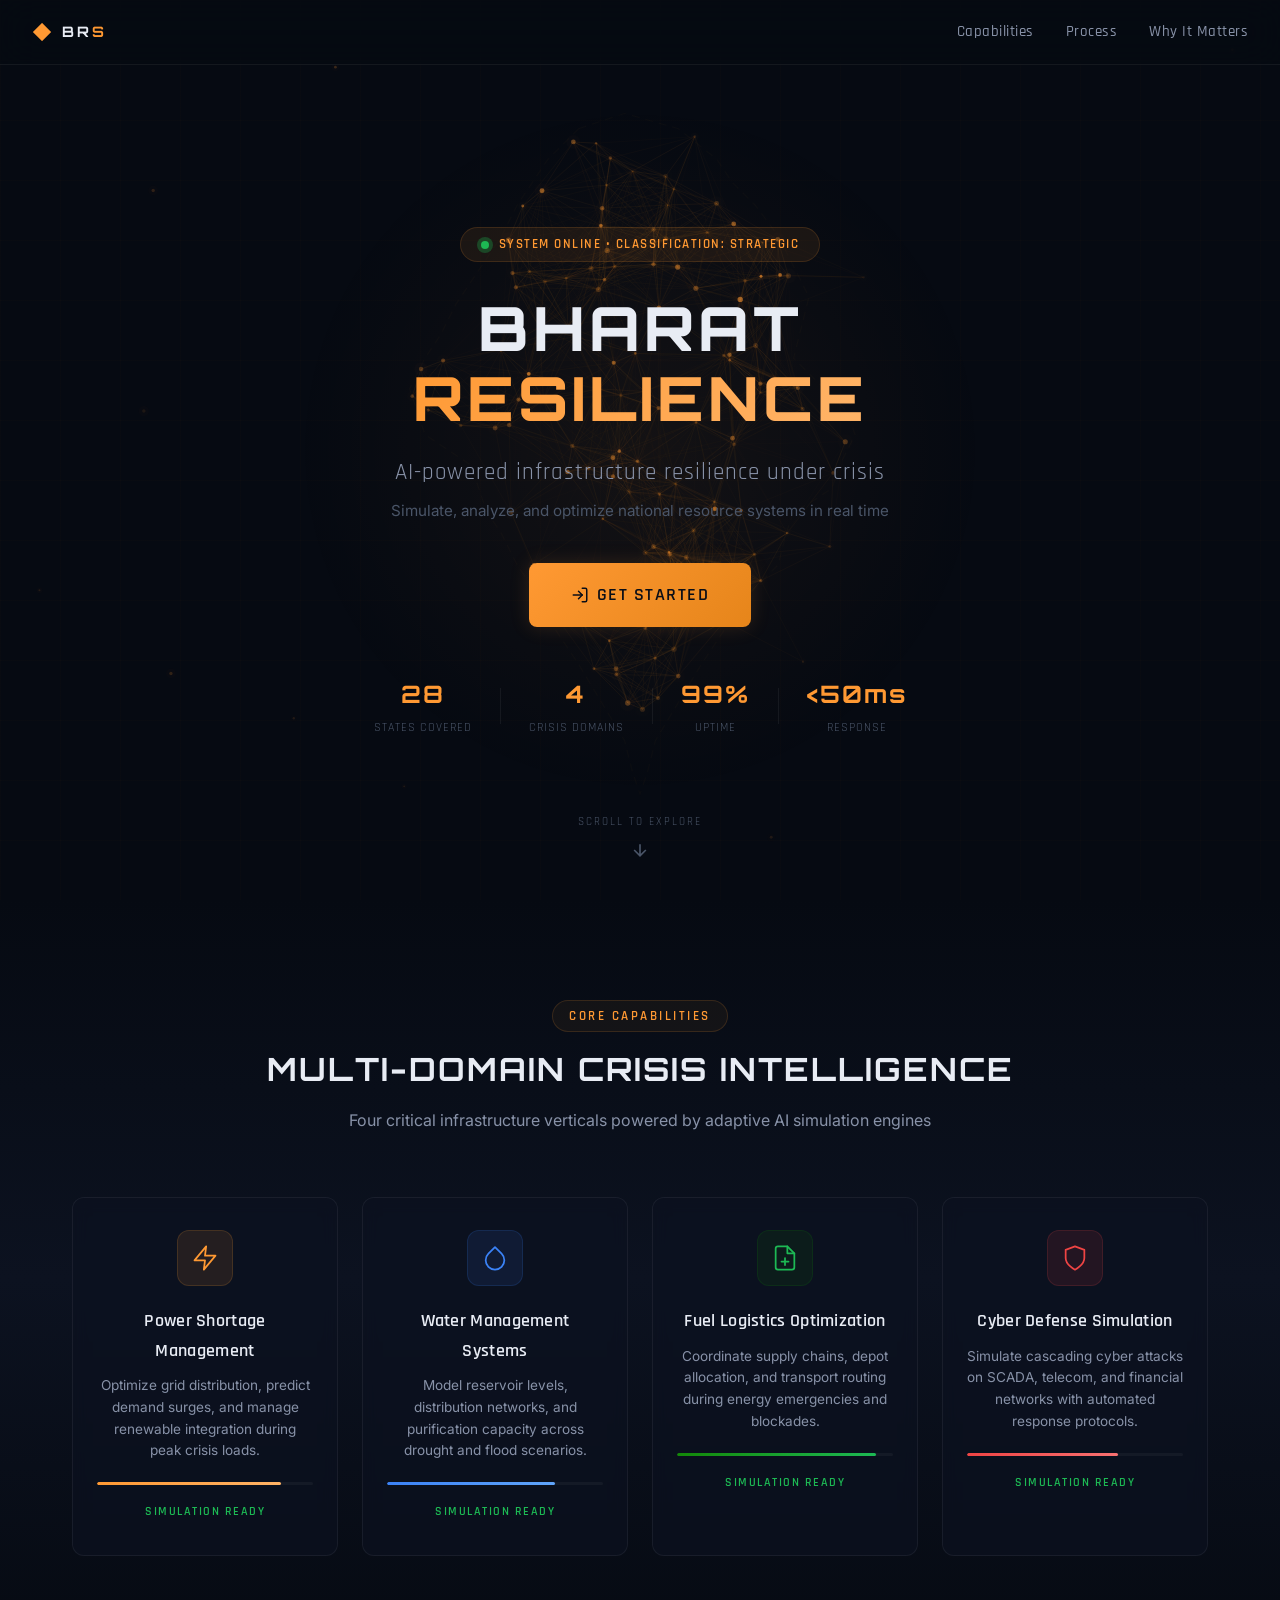
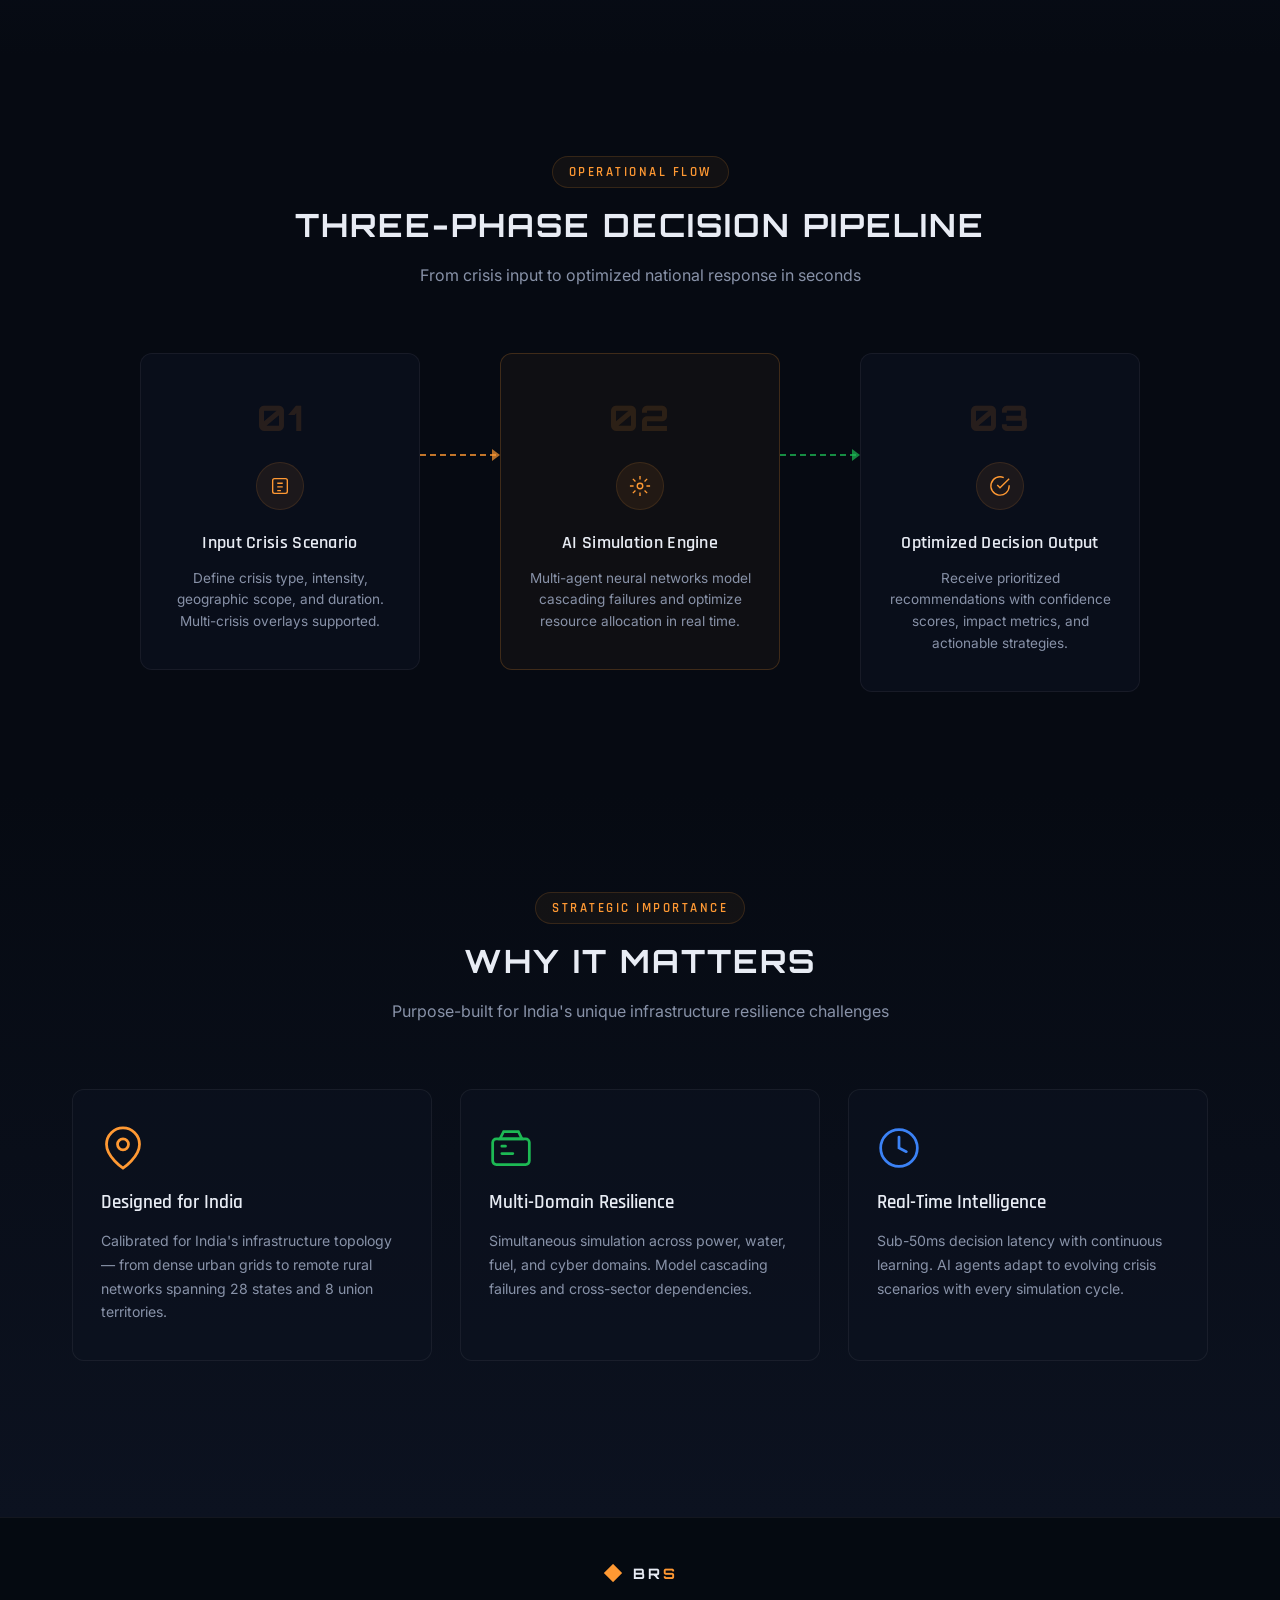
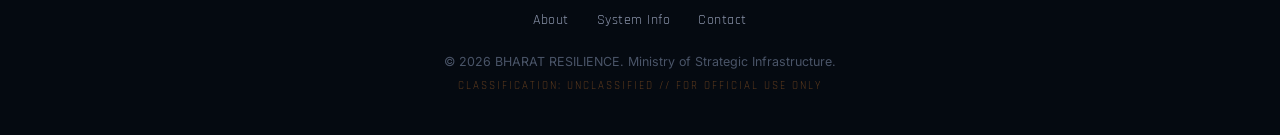
<file: index.html>
<!DOCTYPE html>
<html lang="en">

<head>
  <meta charset="UTF-8" />
  <meta name="viewport" content="width=device-width, initial-scale=1.0" />
  <title>BHARAT RESILIENCE</title>
  <meta name="description" content="Simulate, analyze, and optimize India's national resource systems in real time with AI-powered crisis management." />
  <link rel="stylesheet" href="css/styles.css" />
  <link rel="stylesheet" href="css/landing.css" />
</head>

<body>

  <!-- Page Transition Overlay -->
  <div class="page-transition-overlay" id="pageTransition">
    <div class="spinner"></div>
    <span class="transition-text">Initializing System…</span>
  </div>

  <!-- Grid Background -->
  <div class="grid-bg" aria-hidden="true"></div>

  <!-- ========== NAVBAR ========== -->
  <nav class="navbar" id="navbar">
    <div class="nav-inner">
      <a href="#" class="nav-brand">
        <span class="brand-icon">◆</span>
        <span class="brand-text">BR<span class="brand-accent">S</span></span>
      </a>
      <div class="nav-links">
        <a href="#features" class="nav-link">Capabilities</a>
        <a href="#how-it-works" class="nav-link">Process</a>
        <a href="#why" class="nav-link">Why It Matters</a>
      </div>
      <button class="mobile-menu-btn" id="mobileMenuBtn" aria-label="Toggle menu">
        <span></span><span></span><span></span>
      </button>
    </div>
    <!-- Mobile Menu -->
    <div class="mobile-menu" id="mobileMenu">
      <a href="#features" class="mobile-link">Capabilities</a>
      <a href="#how-it-works" class="mobile-link">Process</a>
      <a href="#why" class="mobile-link">Why It Matters</a>
    </div>
  </nav>

  <!-- ========== HERO ========== -->
  <section class="hero" id="hero">
    <!-- Animated Map / Network Canvas -->
    <canvas class="hero-canvas" id="heroCanvas"></canvas>

    <!-- Radial glow -->
    <div class="hero-glow" aria-hidden="true"></div>

    <div class="hero-content">
      <!-- Classification Badge -->
      <div class="hero-badge" id="heroBadge">
        <span class="pulse-dot"></span>
        <span>System Online • Classification: Strategic</span>
      </div>

      <h1 class="hero-title" id="heroTitle">
        BHARAT<span class="hero-title-accent"> RESILIENCE</span>
      </h1>

      <p class="hero-tagline" id="heroTagline">
        AI-powered infrastructure resilience under crisis
      </p>

      <p class="hero-sub" id="heroSub">
        Simulate, analyze, and optimize national resource systems in real time
      </p>

      <div class="hero-actions" id="heroActions">
        <a href="login.html" class="btn btn-primary btn-lg" id="getStartedBtn">
          <svg width="18" height="18" viewBox="0 0 24 24" fill="none" stroke="currentColor" stroke-width="2"
            stroke-linecap="round" stroke-linejoin="round">
            <path d="M15 3h4a2 2 0 0 1 2 2v14a2 2 0 0 1-2 2h-4" />
            <polyline points="10 17 15 12 10 7" />
            <line x1="15" y1="12" x2="3" y2="12" />
          </svg>
          Get Started
        </a>
      </div>

      <!-- Stats strip -->
      <div class="hero-stats" id="heroStats">
        <div class="hero-stat">
          <span class="hero-stat-value" data-count="28">0</span>
          <span class="hero-stat-label">States Covered</span>
        </div>
        <div class="hero-stat-divider"></div>
        <div class="hero-stat">
          <span class="hero-stat-value" data-count="4">0</span>
          <span class="hero-stat-label">Crisis Domains</span>
        </div>
        <div class="hero-stat-divider"></div>
        <div class="hero-stat">
          <span class="hero-stat-value" data-count="99" data-suffix="%">0</span>
          <span class="hero-stat-label">Uptime</span>
        </div>
        <div class="hero-stat-divider"></div>
        <div class="hero-stat">
          <span class="hero-stat-value" data-prefix="<" data-count="50" data-suffix="ms">0</span>
          <span class="hero-stat-label">Response</span>
        </div>
      </div>
    </div>

    <!-- Scroll indicator -->
    <div class="scroll-indicator" id="scrollIndicator">
      <span>Scroll to Explore</span>
      <div class="scroll-arrow">
        <svg width="20" height="20" viewBox="0 0 24 24" fill="none" stroke="currentColor" stroke-width="2">
          <path d="M12 5v14M19 12l-7 7-7-7" />
        </svg>
      </div>
    </div>
  </section>

  <!-- ========== FEATURES / CAPABILITIES ========== -->
  <section class="section features-section" id="features">
    <div class="section-container">
      <div class="section-header">
        <span class="section-tag">Core Capabilities</span>
        <h2 class="section-title">Multi-Domain Crisis Intelligence</h2>
        <p class="section-desc">Four critical infrastructure verticals powered by adaptive AI simulation engines</p>
      </div>

      <div class="features-grid">
        <!-- Power -->
        <div class="feature-card" data-feature="power">
          <div class="feature-icon-wrap feature-icon-saffron">
            <svg viewBox="0 0 24 24" fill="none" stroke="currentColor" stroke-width="1.5" stroke-linecap="round"
              stroke-linejoin="round">
              <polygon points="13 2 3 14 12 14 11 22 21 10 12 10 13 2" />
            </svg>
          </div>
          <h3 class="feature-title">Power Shortage Management</h3>
          <p class="feature-desc">Optimize grid distribution, predict demand surges, and manage renewable integration
            during peak crisis loads.</p>
          <div class="feature-bar">
            <div class="feature-bar-fill" style="width: 85%;"></div>
          </div>
          <span class="feature-meta">Simulation Ready</span>
        </div>

        <!-- Water -->
        <div class="feature-card" data-feature="water">
          <div class="feature-icon-wrap feature-icon-blue">
            <svg viewBox="0 0 24 24" fill="none" stroke="currentColor" stroke-width="1.5" stroke-linecap="round"
              stroke-linejoin="round">
              <path d="M12 2.69l5.66 5.66a8 8 0 1 1-11.31 0z" />
            </svg>
          </div>
          <h3 class="feature-title">Water Management Systems</h3>
          <p class="feature-desc">Model reservoir levels, distribution networks, and purification capacity across
            drought and flood scenarios.</p>
          <div class="feature-bar">
            <div class="feature-bar-fill blue" style="width: 78%;"></div>
          </div>
          <span class="feature-meta">Simulation Ready</span>
        </div>

        <!-- Fuel -->
        <div class="feature-card" data-feature="fuel">
          <div class="feature-icon-wrap feature-icon-green">
            <svg viewBox="0 0 24 24" fill="none" stroke="currentColor" stroke-width="1.5" stroke-linecap="round"
              stroke-linejoin="round">
              <path d="M14 2H6a2 2 0 0 0-2 2v16a2 2 0 0 0 2 2h12a2 2 0 0 0 2-2V8z" />
              <polyline points="14 2 14 8 20 8" />
              <line x1="12" y1="18" x2="12" y2="12" />
              <line x1="9" y1="15" x2="15" y2="15" />
            </svg>
          </div>
          <h3 class="feature-title">Fuel Logistics Optimization</h3>
          <p class="feature-desc">Coordinate supply chains, depot allocation, and transport routing during energy
            emergencies and blockades.</p>
          <div class="feature-bar">
            <div class="feature-bar-fill green" style="width: 92%;"></div>
          </div>
          <span class="feature-meta">Simulation Ready</span>
        </div>

        <!-- Cyber -->
        <div class="feature-card" data-feature="cyber">
          <div class="feature-icon-wrap feature-icon-red">
            <svg viewBox="0 0 24 24" fill="none" stroke="currentColor" stroke-width="1.5" stroke-linecap="round"
              stroke-linejoin="round">
              <path d="M12 22s8-4 8-10V5l-8-3-8 3v7c0 6 8 10 8 10z" />
            </svg>
          </div>
          <h3 class="feature-title">Cyber Defense Simulation</h3>
          <p class="feature-desc">Simulate cascading cyber attacks on SCADA, telecom, and financial networks with
            automated response protocols.</p>
          <div class="feature-bar">
            <div class="feature-bar-fill red" style="width: 70%;"></div>
          </div>
          <span class="feature-meta">Simulation Ready</span>
        </div>
      </div>
    </div>
  </section>

  <!-- ========== HOW IT WORKS ========== -->
  <section class="section how-section" id="how-it-works">
    <div class="section-container">
      <div class="section-header">
        <span class="section-tag">Operational Flow</span>
        <h2 class="section-title">Three-Phase Decision Pipeline</h2>
        <p class="section-desc">From crisis input to optimized national response in seconds</p>
      </div>

      <div class="steps-track">
        <!-- Step 1 -->
        <div class="step-card" data-step="1">
          <div class="step-number">01</div>
          <div class="step-icon-wrap">
            <svg viewBox="0 0 24 24" fill="none" stroke="currentColor" stroke-width="1.5">
              <rect x="4" y="4" width="16" height="16" rx="2" />
              <path d="M9 9h6M9 13h6M9 17h4" />
            </svg>
          </div>
          <h3 class="step-title">Input Crisis Scenario</h3>
          <p class="step-desc">Define crisis type, intensity, geographic scope, and duration. Multi-crisis overlays
            supported.</p>
        </div>

        <!-- Connector 1 -->
        <div class="step-connector">
          <svg viewBox="0 0 80 24" fill="none">
            <line x1="0" y1="12" x2="80" y2="12" stroke="var(--saffron)" stroke-width="1.5" stroke-dasharray="6 4"
              class="connector-line" />
            <polygon points="72,6 80,12 72,18" fill="var(--saffron)" opacity="0.7" />
          </svg>
        </div>

        <!-- Step 2 -->
        <div class="step-card step-card-active" data-step="2">
          <div class="step-number">02</div>
          <div class="step-icon-wrap">
            <svg viewBox="0 0 24 24" fill="none" stroke="currentColor" stroke-width="1.5">
              <circle cx="12" cy="12" r="3" />
              <path
                d="M12 1v4M12 19v4M4.22 4.22l2.83 2.83M16.95 16.95l2.83 2.83M1 12h4M19 12h4M4.22 19.78l2.83-2.83M16.95 7.05l2.83-2.83" />
            </svg>
          </div>
          <h3 class="step-title">AI Simulation Engine</h3>
          <p class="step-desc">Multi-agent neural networks model cascading failures and optimize resource allocation in
            real time.</p>
        </div>

        <!-- Connector 2 -->
        <div class="step-connector">
          <svg viewBox="0 0 80 24" fill="none">
            <line x1="0" y1="12" x2="80" y2="12" stroke="var(--green-bright)" stroke-width="1.5" stroke-dasharray="6 4"
              class="connector-line" />
            <polygon points="72,6 80,12 72,18" fill="var(--green-bright)" opacity="0.7" />
          </svg>
        </div>

        <!-- Step 3 -->
        <div class="step-card" data-step="3">
          <div class="step-number">03</div>
          <div class="step-icon-wrap">
            <svg viewBox="0 0 24 24" fill="none" stroke="currentColor" stroke-width="1.5">
              <path d="M22 11.08V12a10 10 0 1 1-5.93-9.14" />
              <polyline points="22 4 12 14.01 9 11.01" />
            </svg>
          </div>
          <h3 class="step-title">Optimized Decision Output</h3>
          <p class="step-desc">Receive prioritized recommendations with confidence scores, impact metrics, and
            actionable strategies.</p>
        </div>
      </div>
    </div>
  </section>

  <!-- ========== WHY IT MATTERS ========== -->
  <section class="section why-section" id="why">
    <div class="section-container">
      <div class="section-header">
        <span class="section-tag">Strategic Importance</span>
        <h2 class="section-title">Why It Matters</h2>
        <p class="section-desc">Purpose-built for India's unique infrastructure resilience challenges</p>
      </div>

      <div class="why-grid">
        <div class="why-card">
          <div class="why-icon">
            <svg viewBox="0 0 24 24" fill="none" stroke="var(--saffron)" stroke-width="1.5" stroke-linecap="round">
              <path d="M21 10c0 7-9 13-9 13s-9-6-9-13a9 9 0 0 1 18 0z" />
              <circle cx="12" cy="10" r="3" />
            </svg>
          </div>
          <h3 class="why-title">Designed for India</h3>
          <p class="why-desc">Calibrated for India's infrastructure topology — from dense urban grids to remote rural
            networks spanning 28 states and 8 union territories.</p>
        </div>

        <div class="why-card">
          <div class="why-icon">
            <svg viewBox="0 0 24 24" fill="none" stroke="var(--green-bright)" stroke-width="1.5" stroke-linecap="round">
              <rect x="2" y="7" width="20" height="14" rx="2" />
              <path d="M16 3h-8l-2 4h12zM7 11h2M7 15h6" />
            </svg>
          </div>
          <h3 class="why-title">Multi-Domain Resilience</h3>
          <p class="why-desc">Simultaneous simulation across power, water, fuel, and cyber domains. Model cascading
            failures and cross-sector dependencies.</p>
        </div>

        <div class="why-card">
          <div class="why-icon">
            <svg viewBox="0 0 24 24" fill="none" stroke="var(--info)" stroke-width="1.5" stroke-linecap="round">
              <circle cx="12" cy="12" r="10" />
              <polyline points="12 6 12 12 16 14" />
            </svg>
          </div>
          <h3 class="why-title">Real-Time Intelligence</h3>
          <p class="why-desc">Sub-50ms decision latency with continuous learning. AI agents adapt to evolving crisis
            scenarios with every simulation cycle.</p>
        </div>
      </div>

    </div>
  </section>

  <!-- ========== FOOTER ========== -->
  <footer class="footer">
    <div class="footer-inner">
      <div class="footer-brand">
        <span class="brand-icon">◆</span>
        <span class="brand-text">BR<span class="brand-accent">S</span></span>
      </div>
      <div class="footer-links">
        <a href="#">About</a>
        <a href="#">System Info</a>
        <a href="#">Contact</a>
      </div>
      <div class="footer-copy">
        <span>© 2026 BHARAT RESILIENCE. Ministry of Strategic Infrastructure.</span>
        <span class="footer-classification">CLASSIFICATION: UNCLASSIFIED // FOR OFFICIAL USE ONLY</span>
      </div>
    </div>
  </footer>

  <script src="js/landing.js"></script>
</body>

</html>
</file>
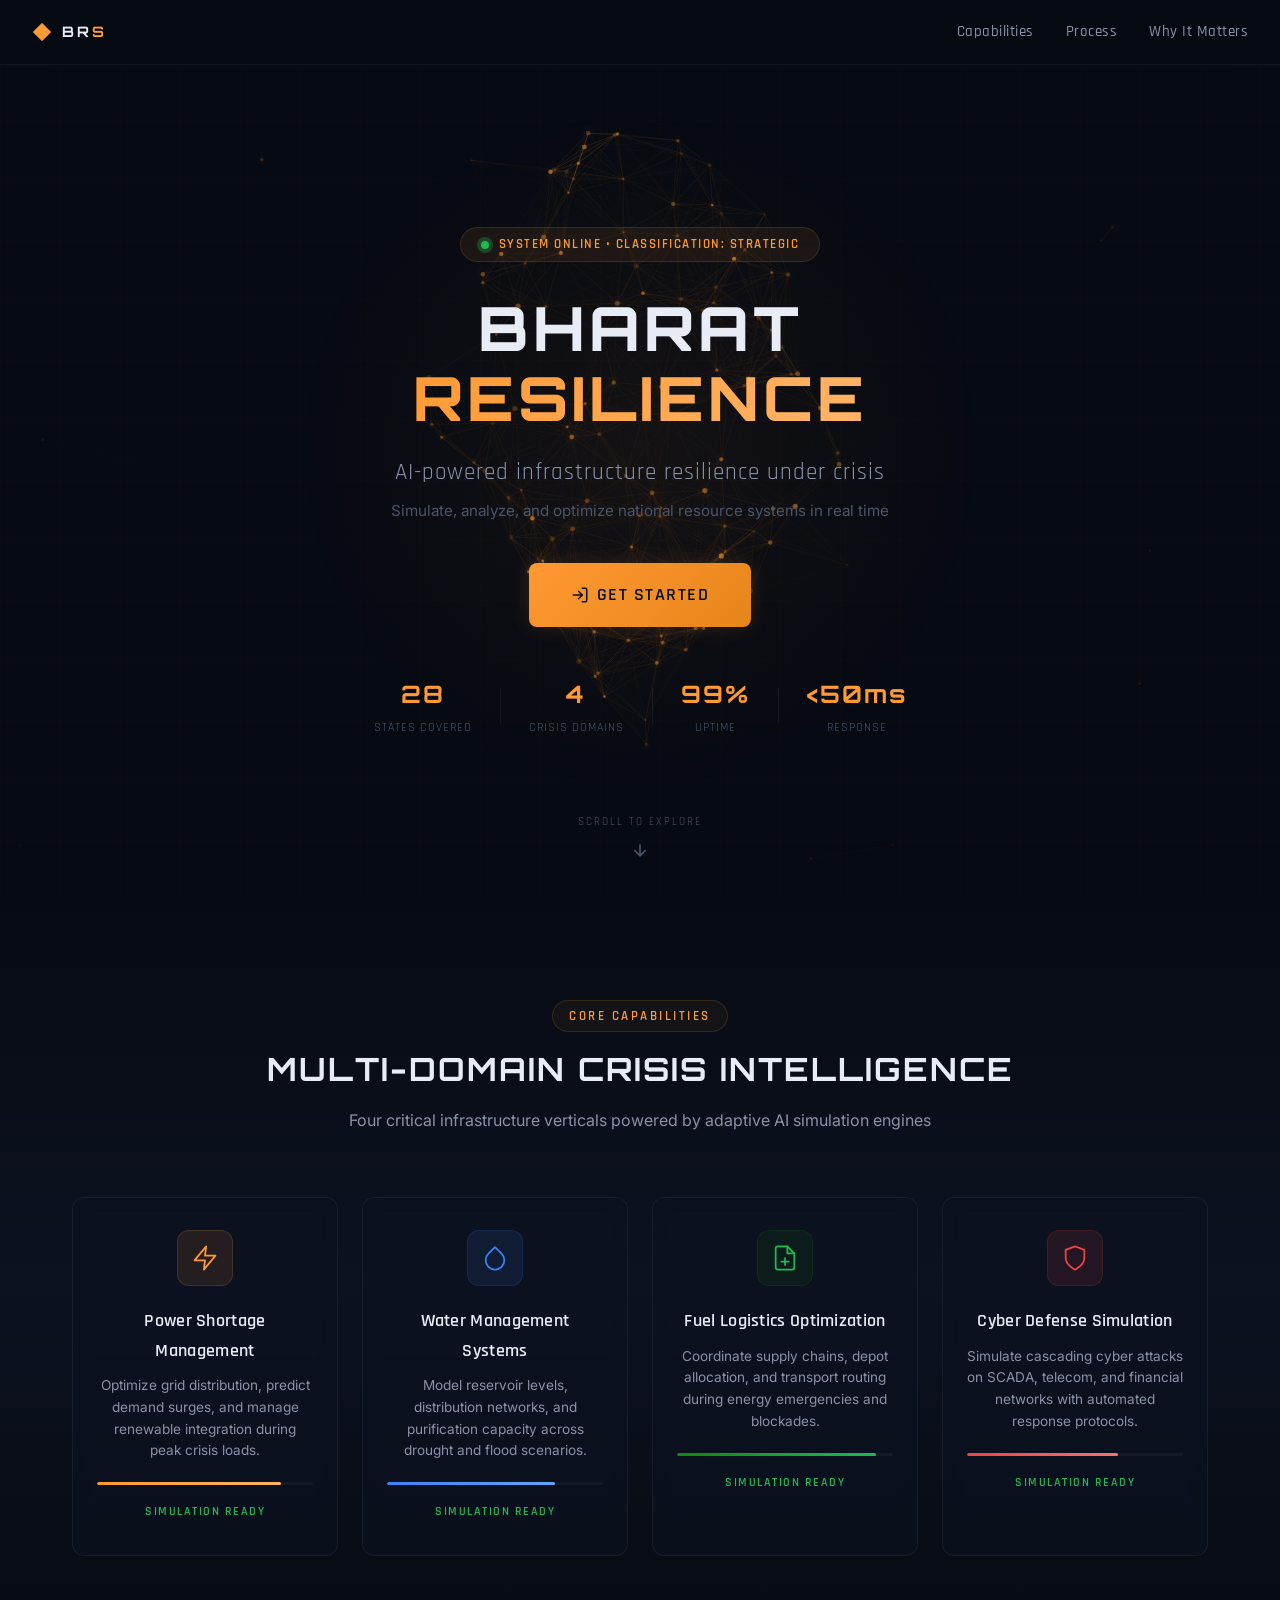
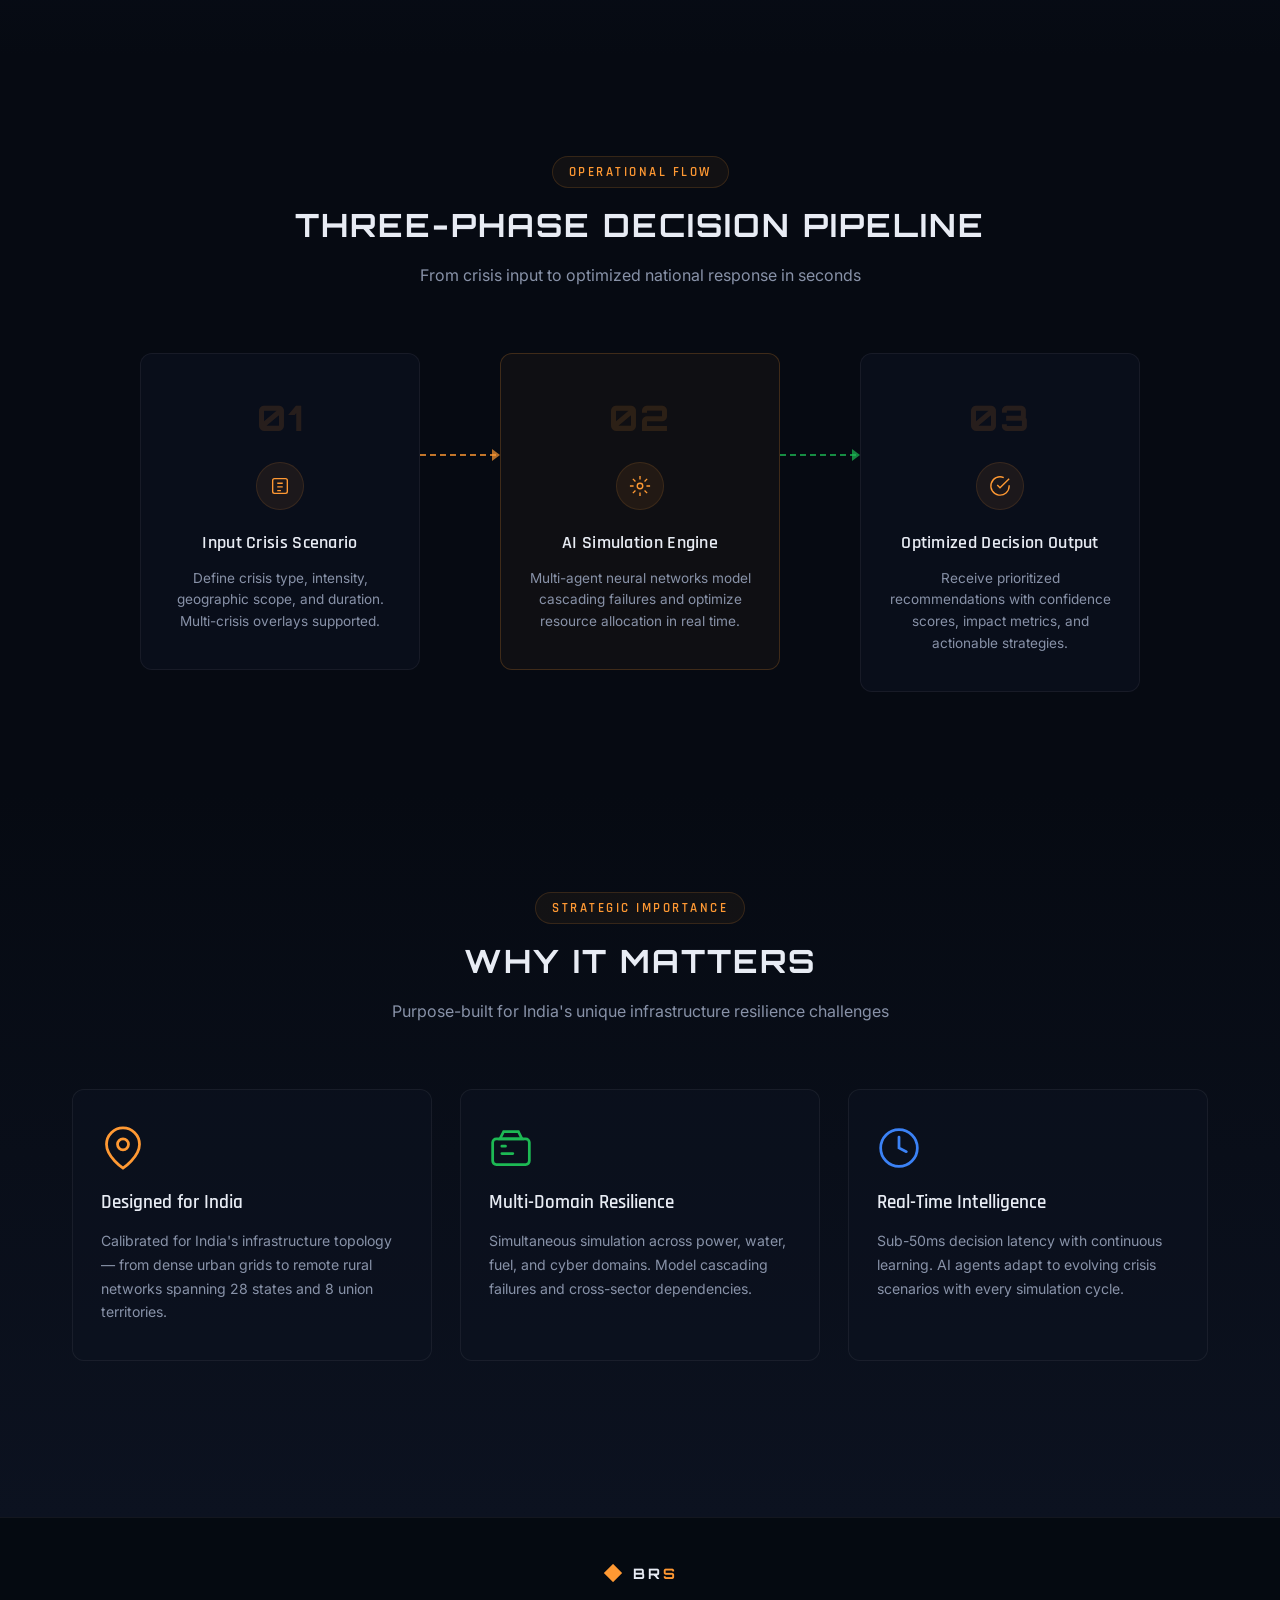
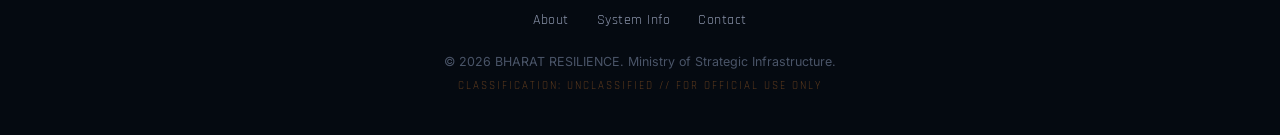
<file: dashboard.html>
<!DOCTYPE html>
<html lang="en">
<head>
  <meta charset="UTF-8" />
  <meta name="viewport" content="width=device-width, initial-scale=1.0" />
  <title>BHARAT RESILIENCE — Dashboard</title>
  <link rel="stylesheet" href="css/styles.css" />
  <link rel="stylesheet" href="css/dashboard.css" />
</head>
<body>

  <!-- Page Transition Overlay -->
  <div class="page-transition-overlay hidden" id="pageTransition">
    <div class="spinner"></div>
    <span class="transition-text">Loading Command Center…</span>
  </div>

  <!-- === TOP NAVIGATION BAR === -->
  <header class="dash-topbar">
    <div class="topbar-left">
      <div class="topbar-brand">
        <span class="brand-text">BR<span class="brand-accent">S</span></span>
      </div>
    </div>

    <h1 class="topbar-title" id="topbarTitle" aria-live="polite">
      <span class="text-type__content">BHARAT RESILIENCE</span>
      <span class="text-type__cursor" aria-hidden="true">_</span>
    </h1>
    
    <div class="topbar-right">
      <div class="status-indicator critical">
        <span class="status-dot"></span>
        STATUS: CRITICAL
      </div>
      <a href="pulse.html">
        <button class="btn-pulse">
          <svg viewBox="0 0 24 24" fill="none" stroke="currentColor" stroke-width="2"><path d="M22 12h-4l-3 9L9 3l-3 9H2"/></svg>
          SYSTEM PULSE
        </button>
      </a>
      <div class="topbar-icons">
        <button class="icon-btn" aria-label="Timeline"><svg viewBox="0 0 24 24" fill="none" stroke="currentColor" stroke-width="2"><circle cx="12" cy="12" r="10"/><polyline points="12 6 12 12 16 14"/></svg></button>
        <button class="icon-btn notification-active" aria-label="Notifications"><svg viewBox="0 0 24 24" fill="none" stroke="currentColor" stroke-width="2"><path d="M18 8A6 6 0 0 0 6 8c0 7-3 9-3 9h18s-3-2-3-9"/><path d="M13.73 21a2 2 0 0 1-3.46 0"/></svg></button>
        <button class="icon-btn profile-btn" aria-label="Profile"><svg viewBox="0 0 24 24" fill="none" stroke="currentColor" stroke-width="2"><path d="M20 21v-2a4 4 0 0 0-4-4H8a4 4 0 0 0-4 4v2"/><circle cx="12" cy="7" r="4"/></svg></button>
      </div>
    </div>
  </header>

  <!-- === MAIN DASHBOARD LAYOUT === -->
  <main class="dash-main">
    
    <!-- === LEFT PANEL (Crisis Control) === -->
    <aside class="panel-left sidebar">
      <div class="panel-header">
        <button class="sidebar-toggle" id="sidebarToggle" type="button" aria-label="Collapse sidebar" aria-pressed="false">☰</button>
        <svg class="panel-icon" viewBox="0 0 24 24" fill="none" stroke="currentColor" stroke-width="2"><rect x="3" y="3" width="18" height="18" rx="2" ry="2"/><line x1="3" y1="9" x2="21" y2="9"/><line x1="9" y1="21" x2="9" y2="9"/></svg>
        <h3>CRISIS CONTROL PANEL</h3>
      </div>

      <div class="panel-scroll sidebar-content" id="leftPanelScroll">
        <section class="command-launch-top" aria-label="Command launch controls">
          <div class="command-launch-head">
            <span class="section-kicker">Command Launch</span>
          </div>

          <div class="command-tabs" role="tablist" aria-label="Panel views">
            <button type="button" class="command-tab" data-panel-view="dashboard" role="tab" aria-selected="false">Dashboard</button>
            <button type="button" class="command-tab" data-panel-view="analytics" role="tab" aria-selected="false">Analytics</button>
            <button type="button" class="command-tab" data-panel-view="settings" role="tab" aria-selected="false">Settings</button>
          </div>
        </section>

        <div class="panel-content-wrap">
          <div class="panel-views">
            <section class="panel-view" data-panel-view="dashboard" aria-label="Crisis scenarios" hidden>
              <div class="scenario-list" id="scenarioList">
                <article class="scenario-card selected" data-scenario="power" data-severity="85" tabindex="0">
                  <div class="scenario-card-icon icon-power"><svg viewBox="0 0 24 24" fill="none" stroke="currentColor" stroke-width="2"><polygon points="13 2 3 14 12 14 11 22 21 10 12 10 13 2"/></svg></div>
                  <div class="scenario-card-content">
                    <h4>Power Shortage</h4>
                    <p>Northern grid load stress detected.</p>
                  </div>
                  <span class="scenario-dot active"></span>
                </article>
                <article class="scenario-card" data-scenario="water" data-severity="50" tabindex="0">
                  <div class="scenario-card-icon icon-water"><svg viewBox="0 0 24 24" fill="none" stroke="currentColor" stroke-width="2"><path d="M12 2.69l5.66 5.66a8 8 0 1 1-11.31 0z"/></svg></div>
                  <div class="scenario-card-content">
                    <h4>Water Management</h4>
                    <p>Reservoir variance monitoring active.</p>
                  </div>
                  <span class="scenario-dot"></span>
                </article>
                <article class="scenario-card" data-scenario="fuel" data-severity="30" tabindex="0">
                  <div class="scenario-card-icon icon-fuel"><svg viewBox="0 0 24 24" fill="none" stroke="currentColor" stroke-width="2"><path d="M14 2H6a2 2 0 0 0-2 2v16a2 2 0 0 0 2 2h12a2 2 0 0 0 2-2V8z"/><polyline points="14 2 14 8 20 8"/></svg></div>
                  <div class="scenario-card-content">
                    <h4>Fuel Shortage</h4>
                    <p>Depot and logistics pressure rising.</p>
                  </div>
                  <span class="scenario-dot"></span>
                </article>
                <article class="scenario-card" data-scenario="cyber" data-severity="40" tabindex="0">
                  <div class="scenario-card-icon icon-cyber"><svg viewBox="0 0 24 24" fill="none" stroke="currentColor" stroke-width="2"><path d="M12 22s8-4 8-10V5l-8-3-8 3v7c0 6 8 10 8 10z"/></svg></div>
                  <div class="scenario-card-content">
                    <h4>Cyber Attack</h4>
                    <p>SCADA signal integrity checks enabled.</p>
                  </div>
                  <span class="scenario-dot"></span>
                </article>
              </div>
            </section>

            <section class="panel-view" data-panel-view="analytics" aria-label="Analytics summary" hidden>
              <div class="analytics-grid">
                <article class="analytics-card">
                  <span class="overview-label">COVERAGE</span>
                  <strong>28 States</strong>
                  <span class="overview-value">Resilience mapped</span>
                </article>
                <article class="analytics-card">
                  <span class="overview-label">DOMAIN MIX</span>
                  <strong>4 Crisis Layers</strong>
                  <span class="overview-value">Power, water, fuel, cyber</span>
                </article>
                <article class="analytics-card">
                  <span class="overview-label">ALERT LOAD</span>
                  <strong>2 Critical</strong>
                  <span class="overview-value">Requires attention</span>
                </article>
              </div>

              <div class="analytics-card analytics-card-wide">
                <span class="section-kicker">Live Trend</span>
                <h4>Signal strength remains stable across the active scenario.</h4>
                <div class="analytics-bars">
                  <div class="analytics-bar-row"><span>Power</span><div><i style="width: 85%"></i></div></div>
                  <div class="analytics-bar-row"><span>Water</span><div><i style="width: 78%"></i></div></div>
                  <div class="analytics-bar-row"><span>Fuel</span><div><i style="width: 62%"></i></div></div>
                  <div class="analytics-bar-row"><span>Cyber</span><div><i style="width: 70%"></i></div></div>
                </div>
              </div>
            </section>

            <section class="panel-view" data-panel-view="settings" aria-label="Panel settings" hidden>
              <div class="settings-list">
                <button type="button" class="setting-row">
                  <span>
                    <strong>Compact Density</strong>
                    <small>Tighten card spacing for smaller screens</small>
                  </span>
                  <span class="setting-state on">ON</span>
                </button>
                <button type="button" class="setting-row">
                  <span>
                    <strong>Motion Reduction</strong>
                    <small>Lower ambient animation intensity</small>
                  </span>
                  <span class="setting-state off">AUTO</span>
                </button>
                <button type="button" class="setting-row">
                  <span>
                    <strong>Data Refresh</strong>
                    <small>Keep backend recommendations live</small>
                  </span>
                  <span class="setting-state on">ON</span>
                </button>
              </div>

              <div class="settings-links-card">
                <a href="#">Settings</a>
                <a href="#">Logs</a>
                <a href="#">Support</a>
              </div>
            </section>
          </div>
        </div>
      </div>

      <div class="panel-run-sim-sticky sidebar-footer">
        <button class="btn-run-sim" id="runSimBtn">
          <svg viewBox="0 0 24 24" fill="none" stroke="currentColor" stroke-width="2"><polygon points="5 3 19 12 5 21 5 3"/></svg>
          RUN SIMULATION
        </button>
      </div>
    </aside>

    <!-- === CENTER PANEL (Map View) === -->
    <section class="panel-center" id="mapContainer">
      <canvas id="galaxyCanvas"></canvas>
      <div class="galaxy-overlay"></div>
      <div class="map-image-layer">
        <div class="map-dof-layer"></div>
        <div class="map-glow-layer"></div>
      </div>
      <canvas id="dashboardMap"></canvas>
      
      <!-- Overlay Tooltips (Managed by JS) -->
      <div id="mapTooltip" class="map-tooltip hidden"></div>

      <!-- Loading Overlay -->
      <div class="sim-loading-overlay hidden" id="simLoading">
        <div class="spinner"></div>
        <span>SIMULATING…</span>
      </div>

    </section>

    <!-- === RIGHT PANEL (AI Recommendations) === -->
    <aside class="panel-right ai-panel" aria-hidden="true">
      <div class="panel-header">
        <div class="ai-icon"><svg viewBox="0 0 24 24" fill="none" stroke="currentColor" stroke-width="2"><path d="M12 2a10 10 0 0 1 10 10c0 5.5-4.5 10-10 10S2 17.5 2 12 6.5 2 12 2Z"/><path d="M12 8v4"/><path d="M12 16h.01"/></svg></div>
        <div class="ai-header-text">
          <h3>AI RECOMMENDATIONS</h3>
          <span class="confidence">CONFIDENCE: 98.4%</span>
        </div>
      </div>

      <!-- Primary Recommendation -->
      <div class="recommendation-card primary-rec">
        <div class="rec-header">
          <span class="badge badge-high">HIGH PRIORITY</span>
          <span class="rec-id">ID: AI-8821</span>
        </div>
        <h4 class="rec-title">Reroute 15 GW to NCR Grid</h4>
        <p class="rec-desc">Imminent load balancing required to prevent cascading failure in Northern Grid. Voltage instability detected in Dadri-Mandola segment.</p>
        
        <div class="rec-metrics">
          <div class="rec-metric-box">
            <span class="metric-lbl">STABILITY GAIN</span>
            <span class="metric-val text-green">+12%</span>
          </div>
          <div class="rec-metric-box">
            <span class="metric-lbl">RISK FACTOR</span>
            <span class="metric-val text-saffron">Low</span>
          </div>
        </div>

        <button class="btn-execute" id="execActionBtn">
          EXECUTE REROUTE
        </button>
      </div>

      <!-- Secondary Actions -->
      <div class="secondary-actions">
        <h5 class="sec-title">SECONDARY ACTIONS</h5>
        
        <div class="sec-action-card">
          <div class="sec-icon sec-warn"><svg viewBox="0 0 24 24" fill="none" stroke="currentColor" stroke-width="2"><path d="M10.29 3.86L1.82 18a2 2 0 0 0 1.71 3h16.94a2 2 0 0 0 1.71-3L13.71 3.86a2 2 0 0 0-3.42 0z"/><line x1="12" y1="9" x2="12" y2="13"/><line x1="12" y1="17" x2="12.01" y2="17"/></svg></div>
          <span class="sec-text">SHED LOAD: WESTERN ZONE</span>
        </div>
        
        <div class="sec-action-card">
          <div class="sec-icon sec-info"><svg viewBox="0 0 24 24" fill="none" stroke="currentColor" stroke-width="2"><circle cx="12" cy="12" r="10"/><line x1="12" y1="16" x2="12" y2="12"/><line x1="12" y1="8" x2="12.01" y2="8"/></svg></div>
          <span class="sec-text">SYNC HYDRO RESERVOIRS</span>
        </div>
      </div>

    </aside>

    <!-- === API RESPONSE VIEWER (End-to-End Verification) === -->
    <div class="api-response-viewer" id="apiResponseViewer">
      <div class="arv-header" id="arvToggle">
        <div class="arv-title-wrap">
          <svg viewBox="0 0 24 24" fill="none" stroke="currentColor" stroke-width="2" width="16" height="16">
            <polyline points="16 18 22 12 16 6"></polyline><polyline points="8 6 2 12 8 18"></polyline>
          </svg>
          <span class="arv-title">API RESPONSE VIEWER</span>
          <span class="arv-badge" id="arvStatus">AWAITING REQUEST</span>
        </div>
        <svg class="arv-chevron" id="arvChevron" viewBox="0 0 24 24" fill="none" stroke="currentColor" stroke-width="2" width="18" height="18">
          <polyline points="6 9 12 15 18 9"></polyline>
        </svg>
      </div>
      <div class="arv-body" id="arvBody">
        <div class="arv-meta" id="arvMeta">
          <span class="arv-endpoint" id="arvEndpoint">—</span>
          <span class="arv-timestamp" id="arvTimestamp">—</span>
          <span class="arv-latency" id="arvLatency">—</span>
        </div>
        <pre class="arv-output" id="arvOutput">Click "RUN SIMULATION" or adjust a module slider to trigger an API call.
Response JSON will appear here for end-to-end verification.</pre>
      </div>
    </div>

  </main>

  <script src="https://cdn.jsdelivr.net/npm/gsap@3.12.5/dist/gsap.min.js"></script>
  <script src="js/dashboard.js"></script>
</body>
</html>
</file>
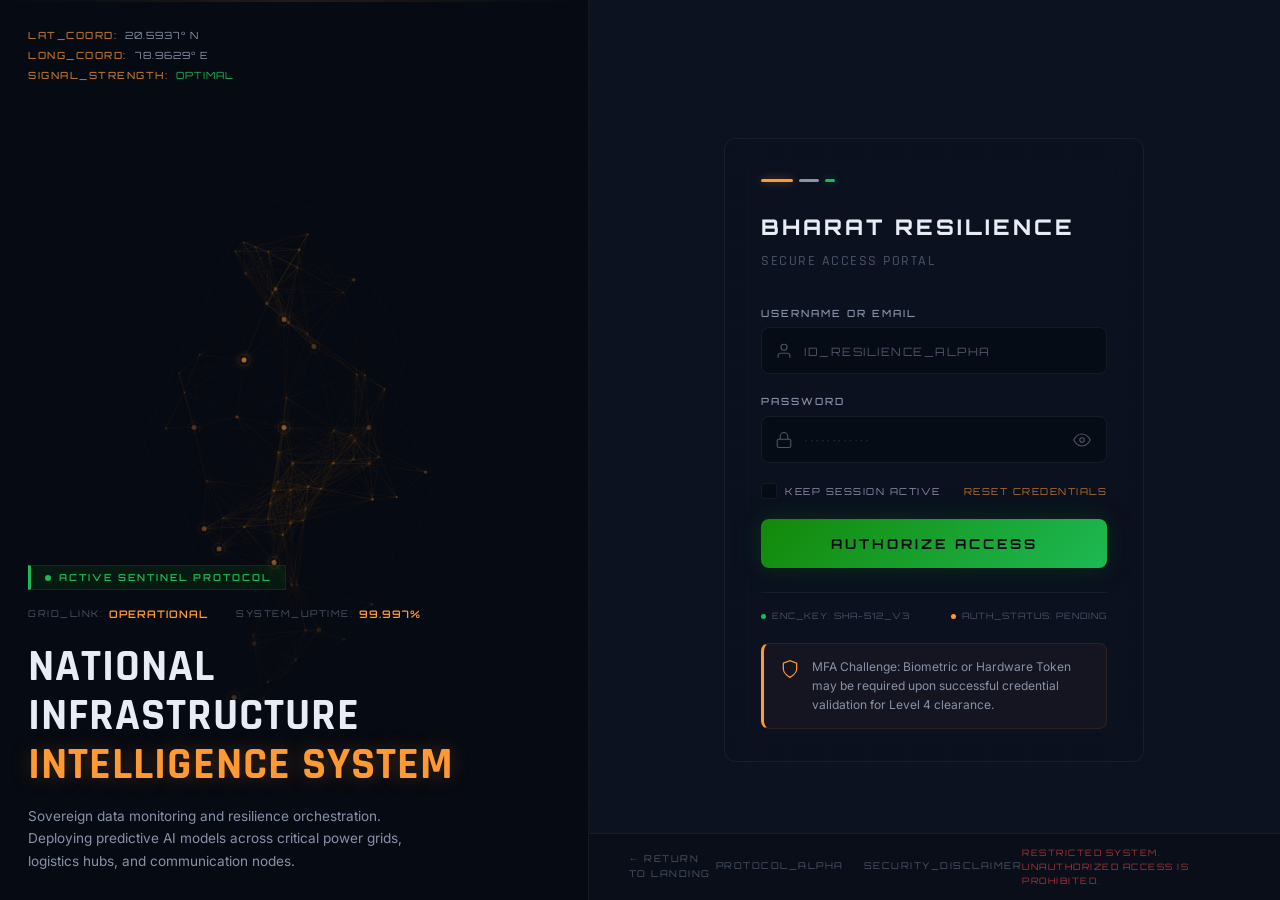
<file: login.html>
<!DOCTYPE html>
<html lang="en">
<head>
  <meta charset="UTF-8" />
  <meta name="viewport" content="width=device-width, initial-scale=1.0" />
  <title>BHARAT RESILIENCE</title>
  <meta name="description" content="Authorized personnel access portal for the Bharat Resilience Engine infrastructure intelligence system." />
  <link rel="stylesheet" href="css/styles.css" />
  <link rel="stylesheet" href="css/login.css" />
</head>
<body>

  <!-- Page Transition Overlay -->
  <div class="page-transition-overlay" id="pageTransition">
    <div class="spinner"></div>
    <span class="transition-text">Initializing Secure Channel…</span>
  </div>

  <!-- ========== SPLIT LAYOUT ========== -->
  <div class="login-layout">

    <!-- ===== LEFT PANEL — Map Visual ===== -->
    <div class="login-left">
      <canvas class="map-canvas" id="mapCanvas"></canvas>

      <!-- Data overlays -->
      <div class="map-overlays">
        <div class="map-overlay-top">
          <div class="coord-block">
            <span class="coord-label">LAT_COORD:</span>
            <span class="coord-value" id="latCoord">20.5937° N</span>
          </div>
          <div class="coord-block">
            <span class="coord-label">LONG_COORD:</span>
            <span class="coord-value" id="longCoord">78.9629° E</span>
          </div>
          <div class="coord-block">
            <span class="coord-label">SIGNAL_STRENGTH:</span>
            <span class="coord-value coord-ok">OPTIMAL</span>
          </div>
        </div>
      </div>

      <!-- Bottom content -->
      <div class="map-bottom">
        <div class="map-badge">
          <span class="map-badge-dot"></span>
          ACTIVE SENTINEL PROTOCOL
        </div>

        <div class="map-stats-row">
          <div class="map-stat">
            <span class="map-stat-label">GRID_LINK:</span>
            <span class="map-stat-value">OPERATIONAL</span>
          </div>
          <div class="map-stat">
            <span class="map-stat-label">SYSTEM_UPTIME:</span>
            <span class="map-stat-value" id="uptimeValue">99.997%</span>
          </div>
        </div>

        <h2 class="map-title">
          National<br/>Infrastructure<br/><span class="map-title-accent">Intelligence System</span>
        </h2>
        <p class="map-desc">
          Sovereign data monitoring and resilience orchestration. Deploying predictive AI models across critical power grids, logistics hubs, and communication nodes.
        </p>
      </div>

      <!-- Scan line effect -->
      <div class="scan-line" aria-hidden="true"></div>
    </div>

    <!-- ===== RIGHT PANEL — Login Form ===== -->
    <div class="login-right">
      <div class="login-card" id="loginCard">

        <!-- Tricolor bar -->
        <div class="tricolor-bar">
          <span class="tri-saffron"></span>
          <span class="tri-white"></span>
          <span class="tri-green"></span>
        </div>

        <h1 class="login-title">BHARAT RESILIENCE</h1>
        <p class="login-subtitle">Secure Access Portal</p>

        <!-- Login Form -->
        <form class="login-form" id="loginForm" autocomplete="off">
          <div class="form-group">
            <label class="form-label" for="username">Username or Email</label>
            <div class="input-wrap">
              <svg class="input-icon" viewBox="0 0 24 24" fill="none" stroke="currentColor" stroke-width="1.5"><path d="M20 21v-2a4 4 0 0 0-4-4H8a4 4 0 0 0-4 4v2"/><circle cx="12" cy="7" r="4"/></svg>
              <input type="text" id="username" class="form-input" placeholder="ID_RESILIENCE_ALPHA" required />
            </div>
          </div>

          <div class="form-group">
            <label class="form-label" for="password">Password</label>
            <div class="input-wrap">
              <svg class="input-icon" viewBox="0 0 24 24" fill="none" stroke="currentColor" stroke-width="1.5"><rect x="3" y="11" width="18" height="11" rx="2" ry="2"/><path d="M7 11V7a5 5 0 0 1 10 0v4"/></svg>
              <input type="password" id="password" class="form-input" placeholder="••••••••••••" required />
              <button type="button" class="input-toggle" id="togglePassword" aria-label="Toggle password visibility">
                <svg viewBox="0 0 24 24" fill="none" stroke="currentColor" stroke-width="1.5"><path d="M1 12s4-8 11-8 11 8 11 8-4 8-11 8-11-8-11-8z"/><circle cx="12" cy="12" r="3"/></svg>
              </button>
            </div>
          </div>

          <div class="form-row">
            <label class="checkbox-wrap">
              <input type="checkbox" id="keepSession" />
              <span class="checkbox-custom"></span>
              <span class="checkbox-label">Keep Session Active</span>
            </label>
            <a href="#" class="form-link">Reset Credentials</a>
          </div>

          <!-- Authorize Button -->
          <button type="submit" class="btn-authorize" id="authorizeBtn">
            <span class="btn-authorize-text">Authorize Access</span>
            <div class="btn-authorize-loading" id="authLoading">
              <div class="auth-spinner"></div>
              <span>Authenticating…</span>
            </div>
          </button>

        </form>

        <!-- Security footer info -->
        <div class="login-meta">
          <div class="meta-row">
            <span class="meta-dot"></span>
            <span>ENC_KEY: SHA-512_V3</span>
          </div>
          <div class="meta-row">
            <span class="meta-dot meta-dot-amber"></span>
            <span>AUTH_STATUS: PENDING</span>
          </div>
        </div>

        <!-- MFA Notice -->
        <div class="mfa-notice">
          <svg class="mfa-icon" viewBox="0 0 24 24" fill="none" stroke="currentColor" stroke-width="1.5"><path d="M12 22s8-4 8-10V5l-8-3-8 3v7c0 6 8 10 8 10z"/></svg>
          <p>MFA Challenge: Biometric or Hardware Token may be required upon successful credential validation for Level 4 clearance.</p>
        </div>
      </div>

      <!-- Bottom bar -->
      <div class="login-bottom-bar">
        <a href="index.html" class="bottom-link">← Return to Landing</a>
        <div class="bottom-links-right">
          <a href="#" class="bottom-link">Protocol_Alpha</a>
          <a href="#" class="bottom-link">Security_Disclaimer</a>
        </div>
        <span class="restricted-notice">Restricted System. Unauthorized Access is Prohibited.</span>
      </div>
    </div>
  </div>

  <script src="js/login.js"></script>
</body>
</html>
</file>
<file: css/styles.css>
/* ============================================
   BHARAT RESILIENCE ENGINE — Global Design System
   Defense-grade Command Center UI
   ============================================ */

@import url('https://fonts.googleapis.com/css2?family=Orbitron:wght@400;500;600;700;800;900&family=Rajdhani:wght@300;400;500;600;700&family=Inter:wght@300;400;500;600;700&display=swap');

/* --- Design Tokens --- */
:root {
  --bg-primary: #060a12;
  --bg-secondary: #0c1220;
  --bg-tertiary: #111a2e;
  --bg-card: rgba(12, 18, 32, 0.85);
  --bg-glass: rgba(15, 23, 42, 0.6);

  --saffron: #FF9933;
  --saffron-glow: rgba(255, 153, 51, 0.3);
  --saffron-dim: rgba(255, 153, 51, 0.12);
  --white-accent: #e8ecf4;
  --green: #138808;
  --green-bright: #1db954;
  --green-glow: rgba(19, 136, 8, 0.3);
  --green-dim: rgba(19, 136, 8, 0.12);

  --danger: #ef4444;
  --warning: #f59e0b;
  --info: #3b82f6;
  --success: #10b981;

  --text-primary: #e8ecf4;
  --text-secondary: #8892a8;
  --text-muted: #4a5568;

  --border-primary: rgba(255, 255, 255, 0.06);
  --border-accent: rgba(255, 153, 51, 0.2);
  --border-green: rgba(19, 136, 8, 0.2);

  --font-display: 'Orbitron', sans-serif;
  --font-heading: 'Rajdhani', sans-serif;
  --font-body: 'Inter', sans-serif;

  --radius-sm: 4px;
  --radius-md: 8px;
  --radius-lg: 12px;
  --radius-xl: 16px;

  --shadow-md: 0 4px 16px rgba(0, 0, 0, 0.5);
  --shadow-lg: 0 8px 32px rgba(0, 0, 0, 0.6);
  --shadow-glow-saffron: 0 0 20px rgba(255, 153, 51, 0.15);
  --shadow-glow-green: 0 0 20px rgba(19, 136, 8, 0.15);

  --transition-fast: 150ms cubic-bezier(0.4, 0, 0.2, 1);
  --transition-base: 250ms cubic-bezier(0.4, 0, 0.2, 1);
  --transition-slow: 400ms cubic-bezier(0.4, 0, 0.2, 1);
}

/* --- Reset --- */
*, *::before, *::after { margin: 0; padding: 0; box-sizing: border-box; }
html { scroll-behavior: smooth; font-size: 16px; }
body {
  font-family: var(--font-body);
  background: var(--bg-primary);
  color: var(--text-primary);
  line-height: 1.6;
  overflow-x: hidden;
  -webkit-font-smoothing: antialiased;
}
a { text-decoration: none; color: inherit; transition: var(--transition-fast); }
img { max-width: 100%; display: block; }
button { cursor: pointer; border: none; outline: none; font-family: var(--font-heading); transition: var(--transition-base); }
input, select, textarea { font-family: var(--font-body); outline: none; border: none; }

/* --- Scrollbar --- */
::-webkit-scrollbar { width: 6px; }
::-webkit-scrollbar-track { background: var(--bg-primary); }
::-webkit-scrollbar-thumb { background: var(--bg-tertiary); border-radius: 3px; }
::-webkit-scrollbar-thumb:hover { background: var(--saffron-dim); }

/* --- Buttons --- */
.btn {
  display: inline-flex; align-items: center; justify-content: center; gap: 8px;
  padding: 14px 32px; font-size: 1rem; font-weight: 600;
  font-family: var(--font-heading); letter-spacing: 1.5px; text-transform: uppercase;
  border-radius: var(--radius-md); transition: var(--transition-base);
  position: relative; overflow: hidden;
}
.btn-primary {
  background: linear-gradient(135deg, var(--saffron), #e6851a);
  color: #0a0e17; box-shadow: var(--shadow-glow-saffron);
}
.btn-primary:hover {
  transform: translateY(-2px);
  box-shadow: 0 0 30px rgba(255, 153, 51, 0.4), var(--shadow-glow-saffron);
}
.btn-primary:active { transform: translateY(0); }

.btn-secondary {
  background: transparent; color: var(--text-primary);
  border: 1px solid var(--border-accent);
}
.btn-secondary:hover {
  background: var(--saffron-dim); border-color: var(--saffron);
  box-shadow: var(--shadow-glow-saffron);
}

.btn-green {
  background: linear-gradient(135deg, var(--green), var(--green-bright));
  color: #fff; box-shadow: var(--shadow-glow-green);
}
.btn-green:hover {
  transform: translateY(-2px);
  box-shadow: 0 0 30px rgba(19, 136, 8, 0.4);
}

.btn-lg { padding: 18px 42px; font-size: 1.1rem; }

/* --- Animations --- */
@keyframes fadeInUp {
  from { opacity: 0; transform: translateY(30px); }
  to { opacity: 1; transform: translateY(0); }
}
@keyframes fadeIn {
  from { opacity: 0; }
  to { opacity: 1; }
}
@keyframes slideInLeft {
  from { opacity: 0; transform: translateX(-40px); }
  to { opacity: 1; transform: translateX(0); }
}
@keyframes slideInRight {
  from { opacity: 0; transform: translateX(40px); }
  to { opacity: 1; transform: translateX(0); }
}
@keyframes float {
  0%, 100% { transform: translateY(0); }
  50% { transform: translateY(-10px); }
}
@keyframes pulse {
  0%, 100% { transform: scale(1); opacity: 0.3; }
  50% { transform: scale(1.8); opacity: 0; }
}
@keyframes rotate {
  from { transform: rotate(0deg); }
  to { transform: rotate(360deg); }
}
@keyframes shimmer {
  0% { background-position: -200% 0; }
  100% { background-position: 200% 0; }
}
@keyframes glow-pulse {
  0%, 100% { opacity: 0.4; }
  50% { opacity: 1; }
}
@keyframes dash-flow {
  to { stroke-dashoffset: -20; }
}
@keyframes scan-line {
  0% { top: -5%; }
  100% { top: 105%; }
}

/* --- Spinner --- */
.spinner {
  width: 40px; height: 40px;
  border: 3px solid var(--border-primary);
  border-top-color: var(--saffron);
  border-radius: 50%;
  animation: rotate 0.8s linear infinite;
}

/* --- Page Transition Overlay --- */
.page-transition-overlay {
  position: fixed; inset: 0; z-index: 10000;
  background: var(--bg-primary);
  display: flex; align-items: center; justify-content: center; flex-direction: column; gap: 20px;
  opacity: 1; transition: opacity 0.6s ease;
}
.page-transition-overlay.hidden {
  opacity: 0; pointer-events: none;
}
.page-transition-overlay .transition-text {
  font-family: var(--font-display); font-size: 0.9rem;
  color: var(--saffron); letter-spacing: 3px; text-transform: uppercase;
}

@media (max-width: 768px) {
  .btn-lg { padding: 14px 28px; font-size: 1rem; }
}
</file>
<file: css/landing.css>
/* ============================================
   LANDING PAGE — Bharat Resilience Engine
   ============================================ */

/* --- Grid Background --- */
.grid-bg {
  position: fixed;
  top: 0; left: 0;
  width: 100%; height: 100%;
  pointer-events: none;
  z-index: 0;
  background-image:
    linear-gradient(rgba(255, 153, 51, 0.015) 1px, transparent 1px),
    linear-gradient(90deg, rgba(255, 153, 51, 0.015) 1px, transparent 1px);
  background-size: 60px 60px;
}

/* === NAVBAR === */
.navbar {
  position: fixed; top: 0; left: 0; right: 0;
  z-index: 1000;
  background: rgba(6, 10, 18, 0.7);
  backdrop-filter: blur(20px);
  -webkit-backdrop-filter: blur(20px);
  border-bottom: 1px solid var(--border-primary);
  transition: var(--transition-base);
}
.navbar.scrolled {
  background: rgba(6, 10, 18, 0.92);
  border-bottom-color: var(--border-accent);
}
.nav-inner {
  max-width: 1400px;
  margin: 0 auto;
  padding: 0 32px;
  height: 64px;
  display: flex;
  align-items: center;
  justify-content: space-between;
}
.nav-brand {
  display: flex; align-items: center; gap: 10px;
}
.brand-icon {
  color: var(--saffron);
  font-size: 1.2rem;
  animation: glow-pulse 3s ease-in-out infinite;
}
.brand-text {
  font-family: var(--font-display);
  font-size: 0.9rem;
  font-weight: 700;
  letter-spacing: 3px;
  color: var(--text-primary);
}
.brand-accent { color: var(--saffron); }
.nav-links {
  display: flex; align-items: center; gap: 32px;
}
.nav-link {
  font-family: var(--font-heading);
  font-size: 0.95rem;
  font-weight: 500;
  color: var(--text-secondary);
  letter-spacing: 0.5px;
  position: relative;
  padding: 4px 0;
}
.nav-link::after {
  content: '';
  position: absolute;
  bottom: -2px; left: 0;
  width: 0; height: 1px;
  background: var(--saffron);
  transition: var(--transition-base);
}
.nav-link:hover { color: var(--text-primary); }
.nav-link:hover::after { width: 100%; }

.btn-sm {
  padding: 8px 20px;
  font-size: 0.82rem;
}

/* Mobile */
.mobile-menu-btn {
  display: none;
  flex-direction: column; gap: 5px;
  background: none; padding: 4px;
}
.mobile-menu-btn span {
  display: block; width: 22px; height: 2px;
  background: var(--text-primary);
  border-radius: 2px;
  transition: var(--transition-base);
}
.mobile-menu-btn.active span:nth-child(1) { transform: rotate(45deg) translate(5px, 5px); }
.mobile-menu-btn.active span:nth-child(2) { opacity: 0; }
.mobile-menu-btn.active span:nth-child(3) { transform: rotate(-45deg) translate(5px, -5px); }
.mobile-menu {
  display: none;
  flex-direction: column;
  padding: 16px 32px 24px;
  border-top: 1px solid var(--border-primary);
}
.mobile-menu.open { display: flex; }
.mobile-link {
  padding: 12px 0;
  font-family: var(--font-heading);
  font-size: 1rem;
  color: var(--text-secondary);
  border-bottom: 1px solid var(--border-primary);
}
.mobile-link:hover { color: var(--saffron); }

@media (max-width: 900px) {
  .nav-links { display: none; }
  .mobile-menu-btn { display: flex; }
}

/* === HERO === */
.hero {
  position: relative;
  min-height: 100vh;
  display: flex;
  align-items: center;
  justify-content: center;
  overflow: hidden;
  padding-top: 64px;
}
.hero-canvas {
  position: absolute;
  inset: 0;
  width: 100%; height: 100%;
  z-index: 0;
}
.hero-glow {
  position: absolute;
  width: 700px; height: 700px;
  border-radius: 50%;
  background: radial-gradient(circle, rgba(255, 153, 51, 0.06) 0%, transparent 70%);
  top: 50%; left: 50%;
  transform: translate(-50%, -50%);
  z-index: 0;
  animation: float 8s ease-in-out infinite;
}
.hero-content {
  position: relative;
  z-index: 2;
  text-align: center;
  max-width: 800px;
  padding: 0 24px;
}

/* Badge */
.hero-badge {
  display: inline-flex;
  align-items: center;
  gap: 10px;
  padding: 6px 20px;
  border-radius: 100px;
  background: rgba(255, 153, 51, 0.08);
  border: 1px solid rgba(255, 153, 51, 0.15);
  font-family: var(--font-heading);
  font-size: 0.8rem;
  font-weight: 600;
  color: var(--saffron);
  letter-spacing: 1.5px;
  text-transform: uppercase;
  margin-bottom: 32px;
  opacity: 0;
  animation: fadeInUp 0.7s 0.6s ease forwards;
}
.pulse-dot {
  width: 8px; height: 8px;
  border-radius: 50%;
  background: var(--green-bright);
  position: relative;
  flex-shrink: 0;
}
.pulse-dot::before {
  content: '';
  position: absolute;
  inset: -4px;
  border-radius: 50%;
  background: var(--green-bright);
  opacity: 0.3;
  animation: pulse 2s ease-in-out infinite;
}

/* Title */
.hero-title {
  font-family: var(--font-display);
  font-size: clamp(2.2rem, 5vw, 3.8rem);
  font-weight: 800;
  line-height: 1.15;
  letter-spacing: 4px;
  text-transform: uppercase;
  color: var(--text-primary);
  margin-bottom: 20px;
  opacity: 0;
  animation: fadeInUp 0.8s 0.8s ease forwards;
}
.hero-title-accent {
  background: linear-gradient(135deg, var(--saffron), #ffb366, var(--saffron));
  background-size: 200% auto;
  -webkit-background-clip: text;
  -webkit-text-fill-color: transparent;
  background-clip: text;
  animation: shimmer 4s linear infinite;
}
.hero-tagline {
  font-family: var(--font-heading);
  font-size: clamp(1.1rem, 2.5vw, 1.45rem);
  font-weight: 400;
  color: var(--text-secondary);
  letter-spacing: 1px;
  margin-bottom: 8px;
  opacity: 0;
  animation: fadeInUp 0.8s 1.0s ease forwards;
}
.hero-sub {
  font-size: 0.95rem;
  color: var(--text-muted);
  margin-bottom: 40px;
  opacity: 0;
  animation: fadeInUp 0.8s 1.15s ease forwards;
}

/* Hero Buttons */
.hero-actions {
  display: flex;
  gap: 16px;
  justify-content: center;
  flex-wrap: wrap;
  margin-bottom: 48px;
  opacity: 0;
  animation: fadeInUp 0.8s 1.3s ease forwards;
}

/* Hero Stats */
.hero-stats {
  display: flex;
  align-items: center;
  justify-content: center;
  gap: 28px;
  flex-wrap: wrap;
  opacity: 0;
  animation: fadeInUp 0.8s 1.5s ease forwards;
}
.hero-stat {
  display: flex;
  flex-direction: column;
  align-items: center;
  gap: 4px;
}
.hero-stat-value {
  font-family: var(--font-display);
  font-size: 1.5rem;
  font-weight: 700;
  color: var(--saffron);
  letter-spacing: 2px;
}
.hero-stat-label {
  font-family: var(--font-heading);
  font-size: 0.75rem;
  color: var(--text-muted);
  letter-spacing: 1px;
  text-transform: uppercase;
}
.hero-stat-divider {
  width: 1px;
  height: 36px;
  background: var(--border-primary);
}

/* Scroll indicator */
.scroll-indicator {
  position: absolute;
  bottom: 32px;
  left: 50%;
  transform: translateX(-50%);
  display: flex;
  flex-direction: column;
  align-items: center;
  gap: 8px;
  z-index: 2;
  opacity: 0;
  animation: fadeIn 1s 2s ease forwards;
}
.scroll-indicator span {
  font-family: var(--font-heading);
  font-size: 0.7rem;
  letter-spacing: 2px;
  text-transform: uppercase;
  color: var(--text-muted);
}
.scroll-arrow {
  animation: float 2s ease-in-out infinite;
  color: var(--text-muted);
}

/* === SECTIONS SHARED === */
.section {
  position: relative;
  z-index: 1;
  padding: 100px 0;
}
.section-container {
  max-width: 1200px;
  margin: 0 auto;
  padding: 0 32px;
}
.section-header {
  text-align: center;
  margin-bottom: 64px;
}
.section-tag {
  display: inline-block;
  font-family: var(--font-heading);
  font-size: 0.8rem;
  font-weight: 600;
  letter-spacing: 2.5px;
  text-transform: uppercase;
  color: var(--saffron);
  margin-bottom: 12px;
  padding: 5px 16px;
  border: 1px solid rgba(255, 153, 51, 0.15);
  border-radius: 100px;
  background: rgba(255, 153, 51, 0.05);
}
.section-title {
  font-family: var(--font-display);
  font-size: clamp(1.4rem, 3vw, 2rem);
  font-weight: 700;
  letter-spacing: 2px;
  text-transform: uppercase;
  color: var(--text-primary);
  margin-bottom: 12px;
}
.section-desc {
  font-size: 1rem;
  color: var(--text-secondary);
  max-width: 600px;
  margin: 0 auto;
}

/* === FEATURES GRID === */
.features-section {
  background: linear-gradient(180deg, var(--bg-primary) 0%, var(--bg-secondary) 50%, var(--bg-primary) 100%);
}
.features-grid {
  display: grid;
  grid-template-columns: repeat(4, 1fr);
  gap: 24px;
}
.feature-card {
  background: rgba(12, 18, 32, 0.7);
  border: 1px solid var(--border-primary);
  border-radius: var(--radius-lg);
  padding: 32px 24px;
  text-align: center;
  backdrop-filter: blur(8px);
  transition: var(--transition-slow);
  position: relative;
  overflow: hidden;
  opacity: 0;
  transform: translateY(30px);
}
.feature-card.visible {
  opacity: 1;
  transform: translateY(0);
}
.feature-card::before {
  content: '';
  position: absolute;
  top: 0; left: 0; right: 0;
  height: 2px;
  background: linear-gradient(90deg, transparent, var(--saffron), transparent);
  opacity: 0;
  transition: var(--transition-base);
}
.feature-card:hover {
  border-color: var(--border-accent);
  transform: translateY(-6px);
  box-shadow: 0 12px 40px rgba(0, 0, 0, 0.4), 0 0 30px rgba(255, 153, 51, 0.06);
}
.feature-card:hover::before { opacity: 1; }

/* Icon wraps */
.feature-icon-wrap {
  width: 56px; height: 56px;
  margin: 0 auto 20px;
  display: flex;
  align-items: center;
  justify-content: center;
  border-radius: var(--radius-lg);
  transition: var(--transition-base);
}
.feature-icon-wrap svg {
  width: 28px; height: 28px;
}
.feature-icon-saffron {
  background: rgba(255, 153, 51, 0.1);
  border: 1px solid rgba(255, 153, 51, 0.15);
  color: var(--saffron);
}
.feature-card:hover .feature-icon-saffron {
  box-shadow: 0 0 20px rgba(255, 153, 51, 0.2);
  background: rgba(255, 153, 51, 0.15);
}
.feature-icon-blue {
  background: rgba(59, 130, 246, 0.1);
  border: 1px solid rgba(59, 130, 246, 0.15);
  color: var(--info);
}
.feature-card:hover .feature-icon-blue {
  box-shadow: 0 0 20px rgba(59, 130, 246, 0.2);
  background: rgba(59, 130, 246, 0.15);
}
.feature-icon-green {
  background: rgba(19, 136, 8, 0.1);
  border: 1px solid rgba(19, 136, 8, 0.15);
  color: var(--green-bright);
}
.feature-card:hover .feature-icon-green {
  box-shadow: 0 0 20px rgba(19, 136, 8, 0.2);
  background: rgba(19, 136, 8, 0.15);
}
.feature-icon-red {
  background: rgba(239, 68, 68, 0.1);
  border: 1px solid rgba(239, 68, 68, 0.15);
  color: var(--danger);
}
.feature-card:hover .feature-icon-red {
  box-shadow: 0 0 20px rgba(239, 68, 68, 0.2);
  background: rgba(239, 68, 68, 0.15);
}

.feature-title {
  font-family: var(--font-heading);
  font-size: 1.15rem;
  font-weight: 600;
  color: var(--text-primary);
  margin-bottom: 10px;
  letter-spacing: 0.3px;
}
.feature-desc {
  font-size: 0.85rem;
  color: var(--text-secondary);
  line-height: 1.6;
  margin-bottom: 20px;
}

/* Feature bar */
.feature-bar {
  width: 100%; height: 3px;
  background: rgba(255, 255, 255, 0.04);
  border-radius: 2px;
  overflow: hidden;
  margin-bottom: 12px;
}
.feature-bar-fill {
  height: 100%;
  border-radius: 2px;
  background: linear-gradient(90deg, var(--saffron), #ffb366);
  transition: width 1.5s ease;
  width: 0;
}
.feature-card.visible .feature-bar-fill {
  /* width set via inline style */
}
.feature-bar-fill.blue { background: linear-gradient(90deg, #3b82f6, #60a5fa); }
.feature-bar-fill.green { background: linear-gradient(90deg, var(--green), var(--green-bright)); }
.feature-bar-fill.red { background: linear-gradient(90deg, var(--danger), #f87171); }

.feature-meta {
  font-family: var(--font-heading);
  font-size: 0.72rem;
  font-weight: 600;
  letter-spacing: 1.5px;
  text-transform: uppercase;
  color: var(--green-bright);
}

@media (max-width: 1000px) {
  .features-grid { grid-template-columns: repeat(2, 1fr); }
}
@media (max-width: 600px) {
  .features-grid { grid-template-columns: 1fr; }
}

/* === HOW IT WORKS === */
.how-section {
  overflow: hidden;
}
.steps-track {
  display: flex;
  align-items: flex-start;
  justify-content: center;
  gap: 0;
}
.step-card {
  flex: 0 0 280px;
  background: rgba(12, 18, 32, 0.6);
  border: 1px solid var(--border-primary);
  border-radius: var(--radius-lg);
  padding: 36px 28px;
  text-align: center;
  position: relative;
  transition: var(--transition-slow);
  opacity: 0;
  transform: translateY(30px);
}
.step-card.visible {
  opacity: 1;
  transform: translateY(0);
}
.step-card:hover {
  border-color: var(--border-accent);
  box-shadow: 0 8px 32px rgba(0, 0, 0, 0.4), 0 0 20px rgba(255, 153, 51, 0.05);
  transform: translateY(-4px);
}
.step-card-active {
  border-color: rgba(255, 153, 51, 0.2);
  background: rgba(255, 153, 51, 0.04);
}
.step-number {
  font-family: var(--font-display);
  font-size: 2.2rem;
  font-weight: 800;
  color: rgba(255, 153, 51, 0.12);
  letter-spacing: 2px;
  margin-bottom: 16px;
}
.step-icon-wrap {
  width: 48px; height: 48px;
  margin: 0 auto 18px;
  display: flex;
  align-items: center;
  justify-content: center;
  border-radius: 50%;
  background: rgba(255, 153, 51, 0.08);
  border: 1px solid rgba(255, 153, 51, 0.12);
  color: var(--saffron);
}
.step-icon-wrap svg { width: 22px; height: 22px; }
.step-title {
  font-family: var(--font-heading);
  font-size: 1.15rem;
  font-weight: 600;
  color: var(--text-primary);
  margin-bottom: 10px;
  letter-spacing: 0.3px;
}
.step-desc {
  font-size: 0.85rem;
  color: var(--text-secondary);
  line-height: 1.6;
}

/* Connectors */
.step-connector {
  flex: 0 0 80px;
  display: flex;
  align-items: center;
  justify-content: center;
  padding-top: 90px;
}
.connector-line {
  animation: dash-flow 1s linear infinite;
}

@media (max-width: 900px) {
  .steps-track {
    flex-direction: column;
    align-items: center;
    gap: 16px;
  }
  .step-connector {
    transform: rotate(90deg);
    padding-top: 0;
    flex: 0 0 40px;
  }
  .step-card { flex: 0 0 auto; width: 100%; max-width: 380px; }
}

/* === WHY IT MATTERS === */
.why-section {
  background: linear-gradient(180deg, var(--bg-primary) 0%, var(--bg-secondary) 100%);
}
.why-grid {
  display: grid;
  grid-template-columns: repeat(3, 1fr);
  gap: 28px;
  margin-bottom: 56px;
}
.why-card {
  background: rgba(12, 18, 32, 0.5);
  border: 1px solid var(--border-primary);
  border-radius: var(--radius-lg);
  padding: 36px 28px;
  transition: var(--transition-slow);
  opacity: 0;
  transform: translateY(30px);
}
.why-card.visible {
  opacity: 1;
  transform: translateY(0);
}
.why-card:hover {
  border-color: var(--border-accent);
  box-shadow: 0 8px 32px rgba(0, 0, 0, 0.35);
  transform: translateY(-4px);
}
.why-icon {
  width: 44px; height: 44px;
  margin-bottom: 18px;
}
.why-icon svg { width: 44px; height: 44px; }
.why-title {
  font-family: var(--font-heading);
  font-size: 1.2rem;
  font-weight: 600;
  color: var(--text-primary);
  margin-bottom: 10px;
}
.why-desc {
  font-size: 0.88rem;
  color: var(--text-secondary);
  line-height: 1.7;
}
.why-cta {
  text-align: center;
}

@media (max-width: 900px) {
  .why-grid { grid-template-columns: 1fr; }
}

/* === FOOTER === */
.footer {
  position: relative;
  z-index: 1;
  border-top: 1px solid var(--border-primary);
  background: rgba(6, 10, 18, 0.9);
  padding: 40px 0;
}
.footer-inner {
  max-width: 1200px;
  margin: 0 auto;
  padding: 0 32px;
  display: flex;
  flex-direction: column;
  align-items: center;
  gap: 20px;
}
.footer-brand {
  display: flex; align-items: center; gap: 10px;
}
.footer-links {
  display: flex; gap: 28px;
}
.footer-links a {
  font-family: var(--font-heading);
  font-size: 0.88rem;
  color: var(--text-secondary);
  letter-spacing: 0.5px;
}
.footer-links a:hover { color: var(--saffron); }
.footer-copy {
  display: flex;
  flex-direction: column;
  align-items: center;
  gap: 6px;
  font-size: 0.78rem;
  color: var(--text-muted);
}
.footer-classification {
  font-family: var(--font-heading);
  font-size: 0.68rem;
  letter-spacing: 2px;
  text-transform: uppercase;
  color: rgba(255, 153, 51, 0.35);
}
</file>
<file: css/dashboard.css>
/* ============================================
   DASHBOARD PAGE — Bharat Resilience Engine
   ============================================ */

html {
  scroll-behavior: smooth;
}

/* --- Layout & Reset Additions --- */
body {
  height: 100vh;
  margin: 0;
  display: flex;
  flex-direction: column;
  overflow: hidden;
}

/* === TOP NAVIGATION BAR === */
.dash-topbar {
  display: flex;
  align-items: center;
  justify-content: space-between;
  height: 56px;
  background: rgba(6, 10, 18, 0.95);
  border-bottom: 1px solid var(--border-primary);
  padding: 0 24px;
  flex-shrink: 0;
  position: relative;
  z-index: 100;
}

.topbar-left, .topbar-right {
  display: flex;
  align-items: center;
  position: relative;
  z-index: 2;
}

.topbar-brand {
  font-family: var(--font-display);
  font-size: 1.1rem;
  font-weight: 800;
  letter-spacing: 2px;
}
.brand-text { color: #00e5ff; }
.brand-accent { color: var(--text-primary); }

.topbar-title {
  position: absolute;
  left: 50%;
  top: 50%;
  transform: translate(-50%, -50%);
  font-family: var(--font-display);
  font-size: 1.1rem;
  font-weight: 700;
  letter-spacing: 3px;
  color: var(--text-primary);
  text-transform: uppercase;
  text-align: center;
  white-space: nowrap;
  pointer-events: none;
  z-index: 1;
  text-shadow: 0 0 14px rgba(0, 229, 255, 0.2);
  max-width: 48vw;
  overflow: hidden;
  text-overflow: clip;
}

.topbar-title .text-type__content {
  display: inline;
  white-space: nowrap;
}

.topbar-title .text-type__cursor {
  margin-left: 0.25rem;
  display: inline-block;
  opacity: 1;
  color: #00e5ff;
  animation: topbarCursorBlink 1s steps(1, end) infinite;
}

.topbar-title .text-type__cursor.text-type__cursor--hidden {
  display: none;
}

@keyframes topbarCursorBlink {
  0%, 49% {
    opacity: 1;
  }
  50%, 100% {
    opacity: 0;
  }
}

.topbar-right {
  gap: 24px;
}

@media (max-width: 1280px) {
  .topbar-title {
    font-size: 0.98rem;
    letter-spacing: 2.4px;
    max-width: 40vw;
  }

  .topbar-right {
    gap: 14px;
  }
}

.status-indicator {
  display: flex;
  align-items: center;
  gap: 8px;
  font-family: var(--font-display);
  font-size: 0.7rem;
  font-weight: 600;
  letter-spacing: 2px;
  text-transform: uppercase;
  padding: 6px 16px;
  border: 1px solid currentColor;
  border-radius: 2px;
}
.status-indicator.critical {
  color: var(--saffron);
  background: rgba(255, 153, 51, 0.08);
  box-shadow: inset 0 0 10px rgba(255, 153, 51, 0.1);
}
.status-indicator.stable {
  color: var(--green-bright);
  background: rgba(29, 185, 84, 0.08);
}
.status-dot {
  width: 6px; height: 6px;
  border-radius: 50%;
  background: currentColor;
  animation: glow-pulse 1.5s infinite;
}

.btn-pulse {
  display: flex;
  align-items: center;
  gap: 6px;
  background: #00e5ff;
  color: #060a12;
  font-family: var(--font-heading);
  font-weight: 700;
  font-size: 0.7rem;
  letter-spacing: 1.5px;
  padding: 8px 16px;
  border-radius: 2px;
  border: none;
  box-shadow: 0 0 12px rgba(0, 229, 255, 0.3);
  transition: var(--transition-fast);
}
.btn-pulse:hover {
  background: #fff;
  box-shadow: 0 0 20px rgba(0, 229, 255, 0.6);
}
.btn-pulse svg { width: 14px; height: 14px; }

.topbar-icons {
  display: flex;
  gap: 16px;
  align-items: center;
}
.icon-btn {
  background: transparent;
  color: #00e5ff;
  padding: 4px;
  border-radius: 50%;
  display: flex;
  align-items: center;
  justify-content: center;
  position: relative;
}
.icon-btn:hover { color: #fff; }
.icon-btn svg { width: 18px; height: 18px; }
.notification-active::after {
  content: '';
  position: absolute;
  top: 4px; right: 4px;
  width: 6px; height: 6px;
  background: var(--saffron);
  border-radius: 50%;
  box-shadow: 0 0 6px var(--saffron);
}


/* === MAIN DASHBOARD LAYOUT === */
.dash-main {
  display: flex;
  flex: 1;
  height: calc(100vh - 56px);
  overflow: hidden;
  align-items: stretch;
  background: var(--bg-primary);
  position: relative;
}

/* Base Panel Styles */
.panel-left, .panel-right {
  width: 340px;
  background: rgba(12, 18, 32, 0.85);
  backdrop-filter: blur(10px);
  display: flex;
  flex-direction: column;
  z-index: 10;
  border-right: 1px solid var(--border-primary);
  flex-shrink: 0;
  transition: all 0.3s ease;
}
.panel-right {
  width: 320px;
  border-right: none;
  border-left: 1px solid var(--border-primary);
}

.panel-left {
  width: 340px;
  height: 100%;
  overflow: hidden;
  scroll-behavior: smooth;
  scrollbar-width: none;
  -ms-overflow-style: none;
  min-height: 0;
  position: relative;
  top: 0;
}

.panel-left::-webkit-scrollbar {
  display: none;
}

.panel-scroll {
  flex: 1;
  min-height: 0;
  overflow: hidden;
  padding-bottom: 0;
}

.sidebar-content {
  flex: 1;
  min-height: 0;
  overflow-y: auto;
  height: auto;
  padding-bottom: 100px;
}

.panel-right {
  opacity: 0;
  transform: translateY(20px);
  transition: opacity 0.6s ease, transform 0.6s ease, width 0.3s ease, min-width 0.3s ease;
  pointer-events: none;
}

.panel-right.visible {
  opacity: 1;
  transform: translateY(0);
  pointer-events: auto;
}

.ai-panel {
  position: relative;
  top: 0;
  height: calc(100vh - 56px);
  padding-bottom: 80px;
  overflow-y: auto;
}

.panel-left.collapsed {
  width: 60px;
  min-width: 60px;
  max-width: 60px;
}

.panel-left.collapsed .panel-header {
  justify-content: center;
  padding: 18px 10px;
}

.panel-run-sim-sticky,
.sidebar-footer {
  position: relative;
  bottom: auto;
  width: 100%;
  z-index: 26;
  flex-shrink: 0;
  padding: 12px 15px 20px;
  margin-top: auto;
  background: transparent;
  border-top: 1px solid rgba(255,255,255,0.1);
  box-shadow: 0 -2px 10px rgba(0,0,0,0.3);
  border-radius: 12px;
  backdrop-filter: blur(6px);
}

.panel-run-sim-sticky .btn-run-sim,
.sidebar-footer .btn-run-sim {
  width: 100%;
  max-width: 260px;
  margin: 0 auto;
  display: block;
}

.panel-left.collapsed .panel-header h3,
.panel-left.collapsed .panel-scroll,
.panel-left.collapsed .panel-run-sim-sticky,
.panel-left.collapsed .mode-toggle,
.panel-left.collapsed .modules-list,
.panel-left.collapsed .overview-grid,
.panel-left.collapsed .analytics-grid,
.panel-left.collapsed .dashboard-action-card,
.panel-left.collapsed .dashboard-quick-links,
.panel-left.collapsed .settings-list,
.panel-left.collapsed .settings-links-card {
  display: none;
}

.panel-left.collapsed .panel-icon {
  display: none;
}

.panel-left.collapsed .sidebar-toggle {
  transform: rotate(180deg);
}

.command-launch-top {
  position: sticky;
  top: 0;
  z-index: 24;
  padding: 14px 24px 16px;
  border-bottom: 1px solid var(--border-primary);
  background: rgba(12, 18, 32, 0.96);
  display: grid;
  gap: 12px;
}

.command-launch-head {
  display: flex;
  align-items: center;
  justify-content: space-between;
}

.command-tabs {
  display: flex;
  gap: 8px;
}

.command-tab {
  flex: 1;
  min-height: 34px;
  border: 1px solid var(--border-primary);
  border-radius: 8px;
  background: rgba(255, 255, 255, 0.02);
  color: var(--text-muted);
  font-family: var(--font-display);
  font-size: 0.62rem;
  letter-spacing: 1.2px;
  text-transform: uppercase;
  transition: var(--transition-base);
}

.command-tab:hover {
  color: #fff;
  border-color: rgba(0, 229, 255, 0.3);
}

.command-tab.active {
  color: #00e5ff;
  border-color: rgba(0, 229, 255, 0.4);
  background: rgba(0, 229, 255, 0.09);
  box-shadow: inset 0 0 10px rgba(0, 229, 255, 0.12), 0 0 12px rgba(0, 229, 255, 0.1);
}

.command-actions {
  display: grid;
  gap: 10px;
}

.command-actions.hidden {
  display: none;
}

.panel-content-wrap {
  margin-top: 24px;
}

.panel-header {
  display: flex;
  align-items: center;
  gap: 12px;
  padding: 24px;
  border-bottom: 1px solid var(--border-primary);
  position: sticky;
  top: 0;
  z-index: 30;
  background: rgba(12, 18, 32, 0.95);
}
.sidebar-toggle {
  width: 30px;
  height: 30px;
  border-radius: 8px;
  border: 1px solid var(--border-primary);
  background: rgba(255, 255, 255, 0.03);
  color: #00e5ff;
  display: inline-flex;
  align-items: center;
  justify-content: center;
  font-size: 0.95rem;
  line-height: 1;
  transition: var(--transition-base);
  flex-shrink: 0;
}
.sidebar-toggle:hover {
  border-color: rgba(0, 229, 255, 0.35);
  box-shadow: 0 0 12px rgba(0, 229, 255, 0.15);
}
.panel-icon {
  width: 18px; height: 18px;
  color: var(--saffron);
}
.panel-header h3 {
  font-family: var(--font-display);
  font-size: 0.75rem;
  letter-spacing: 2.5px;
  color: var(--text-secondary);
}


/* === LEFT PANEL === */
.panel-views {
  display: flex;
  flex-direction: column;
}

.panel-view {
  display: none;
  padding-bottom: 18px;
  opacity: 0;
  transform: translateY(8px);
}

.panel-view.active {
  display: block;
  opacity: 1;
  transform: translateY(0);
  animation: panelFadeIn 0.35s ease;
}

.scenario-list {
  display: grid;
  gap: 12px;
  padding: 24px 24px 8px;
}

.scenario-card {
  display: grid;
  grid-template-columns: 40px 1fr auto;
  align-items: center;
  gap: 12px;
  padding: 14px;
  border: 1px solid var(--border-primary);
  border-radius: 8px;
  background: rgba(6, 10, 18, 0.55);
  cursor: pointer;
  transition: var(--transition-base);
}

.scenario-card:hover {
  border-color: rgba(0, 229, 255, 0.35);
  box-shadow: 0 0 14px rgba(0, 229, 255, 0.12);
}

.scenario-card.selected {
  border-color: rgba(255, 153, 51, 0.45);
  box-shadow: 0 0 16px rgba(255, 153, 51, 0.14), inset 0 0 16px rgba(255, 153, 51, 0.08);
}

.scenario-card-icon {
  width: 40px;
  height: 40px;
  display: inline-flex;
  align-items: center;
  justify-content: center;
  border-radius: 8px;
  border: 1px solid var(--border-primary);
}

.scenario-card-icon svg {
  width: 18px;
  height: 18px;
}

.icon-power {
  color: var(--saffron);
  background: rgba(255, 153, 51, 0.12);
}

.icon-water {
  color: var(--info);
  background: rgba(49, 130, 206, 0.12);
}

.icon-fuel {
  color: var(--green-bright);
  background: rgba(29, 185, 84, 0.12);
}

.icon-cyber {
  color: #ef4444;
  background: rgba(239, 68, 68, 0.12);
}

.scenario-card-content h4 {
  font-family: var(--font-heading);
  font-size: 0.86rem;
  color: #fff;
  margin-bottom: 2px;
}

.scenario-card-content p {
  font-size: 0.7rem;
  color: var(--text-secondary);
}

.scenario-dot {
  width: 8px;
  height: 8px;
  border-radius: 999px;
  background: var(--text-muted);
}

.scenario-dot.active {
  background: var(--saffron);
  box-shadow: 0 0 10px var(--saffron);
}

.dashboard-action-card {
  margin-top: 14px;
}

@keyframes panelFadeIn {
  from {
    opacity: 0;
    transform: translateY(10px);
  }
  to {
    opacity: 1;
    transform: translateY(0);
  }
}

.overview-grid,
.analytics-grid {
  display: grid;
  grid-template-columns: repeat(1, minmax(0, 1fr));
  gap: 12px;
  padding: 24px;
}

.overview-card,
.analytics-card,
.dashboard-action-card,
.settings-list,
.settings-links-card {
  margin: 0 24px 14px;
  background: rgba(6, 10, 18, 0.5);
  border: 1px solid var(--border-primary);
  border-radius: 8px;
}

.overview-card,
.analytics-card {
  padding: 16px;
  display: flex;
  flex-direction: column;
  gap: 6px;
}

.overview-card strong,
.analytics-card strong {
  font-family: var(--font-heading);
  font-size: 1rem;
  color: #fff;
}

.overview-label,
.section-kicker {
  font-family: var(--font-display);
  font-size: 0.55rem;
  letter-spacing: 2px;
  text-transform: uppercase;
  color: var(--text-muted);
}

.overview-value {
  font-family: var(--font-display);
  font-size: 0.65rem;
  letter-spacing: 1px;
  color: var(--text-secondary);
}

.overview-card-accent {
  border-color: rgba(255, 153, 51, 0.35);
  box-shadow: inset 0 0 18px rgba(255, 153, 51, 0.06);
}

.dashboard-action-card {
  padding: 18px;
  display: grid;
  gap: 16px;
}

.dashboard-action-card h4,
.analytics-card-wide h4 {
  font-family: var(--font-heading);
  font-size: 0.95rem;
  color: #fff;
  margin-top: 4px;
  margin-bottom: 6px;
}

.dashboard-action-card p,
.analytics-card-wide p {
  font-size: 0.75rem;
  color: var(--text-secondary);
  line-height: 1.5;
}

.dashboard-quick-links {
  display: grid;
  grid-template-columns: repeat(3, minmax(0, 1fr));
  gap: 10px;
  padding: 0 24px 4px;
}

.dashboard-link-card {
  display: flex;
  align-items: center;
  justify-content: center;
  min-height: 46px;
  border: 1px solid var(--border-primary);
  border-radius: 6px;
  background: rgba(255, 255, 255, 0.02);
  color: var(--text-secondary);
  font-family: var(--font-display);
  font-size: 0.62rem;
  letter-spacing: 1.1px;
  text-transform: uppercase;
}

.dashboard-link-card:hover {
  color: #fff;
  border-color: rgba(0, 229, 255, 0.3);
  box-shadow: 0 0 14px rgba(0, 229, 255, 0.08);
}

.mode-toggle {
  display: flex;
  padding: 24px 24px 0;
  gap: 10px;
}
.mode-btn {
  flex: 1;
  background: rgba(255,255,255,0.03);
  border: 1px solid var(--border-primary);
  color: var(--text-muted);
  padding: 10px;
  font-family: var(--font-display);
  font-size: 0.65rem;
  letter-spacing: 1px;
  border-radius: 4px;
}
.mode-btn.active {
  background: rgba(6, 10, 18, 0.6);
  border-color: rgba(6, 10, 18, 1);
  color: #00e5ff;
  box-shadow: inset 0 0 10px rgba(0, 229, 255, 0.1);
}

.modules-list {
  padding: 24px;
  display: flex;
  flex-direction: column;
  gap: 12px;
}

.analytics-grid {
  padding-bottom: 10px;
}

.analytics-card-wide {
  padding: 18px;
}

.analytics-bars {
  display: grid;
  gap: 10px;
  margin-top: 14px;
}

.analytics-bar-row {
  display: grid;
  grid-template-columns: 64px 1fr;
  align-items: center;
  gap: 10px;
  font-family: var(--font-display);
  font-size: 0.6rem;
  color: var(--text-secondary);
  letter-spacing: 1px;
}

.analytics-bar-row > div {
  height: 6px;
  background: rgba(255, 255, 255, 0.05);
  border-radius: 999px;
  overflow: hidden;
}

.analytics-bar-row i {
  display: block;
  height: 100%;
  border-radius: inherit;
  background: linear-gradient(90deg, var(--saffron), #00e5ff);
  box-shadow: 0 0 12px rgba(0, 229, 255, 0.22);
}

.settings-list {
  padding: 10px 0;
  overflow: hidden;
}

.setting-row {
  width: calc(100% - 24px);
  margin: 0 12px 10px;
  padding: 14px 12px;
  border: 1px solid var(--border-primary);
  border-radius: 6px;
  background: rgba(255, 255, 255, 0.02);
  display: flex;
  align-items: center;
  justify-content: space-between;
  text-align: left;
}

.setting-row strong {
  display: block;
  font-family: var(--font-heading);
  font-size: 0.82rem;
  color: #fff;
  margin-bottom: 4px;
}

.setting-row small {
  display: block;
  font-family: var(--font-display);
  font-size: 0.6rem;
  color: var(--text-muted);
  letter-spacing: 0.8px;
}

.setting-state {
  font-family: var(--font-display);
  font-size: 0.55rem;
  letter-spacing: 1.5px;
  padding: 6px 10px;
  border-radius: 999px;
  border: 1px solid currentColor;
}

.setting-state.on {
  color: var(--green-bright);
  background: rgba(29, 185, 84, 0.08);
}

.setting-state.off {
  color: var(--text-muted);
  background: rgba(255, 255, 255, 0.04);
}

.settings-links-card {
  display: grid;
  grid-template-columns: repeat(3, minmax(0, 1fr));
  gap: 8px;
  padding: 12px;
}

.settings-links-card a {
  display: flex;
  align-items: center;
  justify-content: center;
  min-height: 42px;
  border: 1px solid var(--border-primary);
  border-radius: 6px;
  color: var(--text-secondary);
  font-family: var(--font-display);
  font-size: 0.6rem;
  letter-spacing: 1px;
  text-transform: uppercase;
}

.settings-links-card a:hover {
  color: #fff;
  border-color: rgba(255, 153, 51, 0.3);
}

.module-card {
  background: rgba(6, 10, 18, 0.5);
  border: 1px solid var(--border-primary);
  border-radius: 6px;
  overflow: hidden;
  transition: var(--transition-base);
}
.module-card.active {
  border-color: rgba(255, 153, 51, 0.3);
  box-shadow: 0 4px 15px rgba(0,0,0,0.5), inset 0 0 20px rgba(255, 153, 51, 0.05);
}

.module-header {
  display: flex;
  align-items: center;
  padding: 16px;
  cursor: pointer;
  position: relative;
}
.module-header:hover { background: rgba(255,255,255,0.02); }

.module-icon {
  width: 32px; height: 32px;
  border-radius: 6px;
  display: flex; align-items: center; justify-content: center;
  margin-right: 14px;
}
.module-icon svg { width: 16px; height: 16px; }
.mod-saffron { background: rgba(255,153,51,0.15); color: var(--saffron); border: 1px solid rgba(255,153,51,0.3); }
.mod-dim { background: rgba(255,255,255,0.05); color: var(--text-muted); border: 1px solid rgba(255,255,255,0.1); }

.module-title-wrap {
  display: flex;
  flex-direction: column;
  gap: 4px;
}
.module-title {
  font-family: var(--font-heading);
  font-size: 0.85rem;
  font-weight: 600;
  letter-spacing: 1px;
}
.module-status {
  font-family: var(--font-display);
  font-size: 0.55rem;
  font-weight: 700;
  letter-spacing: 1px;
}
.status-active { color: var(--saffron); }
.status-standby { color: var(--text-muted); }

.module-indicator {
  position: absolute;
  right: 16px;
  width: 6px; height: 6px;
  border-radius: 50%;
  background: var(--text-muted);
}
.module-card.active .module-indicator { background: var(--saffron); box-shadow: 0 0 6px var(--saffron); }

.module-body {
  padding: 0 16px 20px;
  display: none;
}
.module-card.expanded .module-body { display: block; }
.module-desc {
  font-size: 0.75rem;
  color: var(--text-secondary);
  line-height: 1.5;
  margin-bottom: 20px;
}

/* Sliders */
.control-group {
  margin-bottom: 16px;
}
.control-label {
  display: flex; justify-content: space-between;
  font-family: var(--font-display);
  font-size: 0.6rem;
  letter-spacing: 1.5px;
  color: var(--text-muted);
  margin-bottom: 8px;
}
.control-val { font-weight: 600; }
.control-val.saffron { color: var(--saffron); }
.control-val.blue { color: var(--info); }
.control-val.green { color: var(--green-bright); }
.control-val.red { color: var(--danger); }

.slider {
  appearance: none;
  -webkit-appearance: none;
  width: 100%;
  height: 4px;
  background: var(--bg-tertiary);
  border-radius: 2px;
  outline: none;
}
.slider::-webkit-slider-thumb {
  -webkit-appearance: none;
  width: 14px; height: 14px;
  border-radius: 2px;
  background: #fff;
  cursor: pointer;
}
.slider-saffron::-webkit-slider-thumb { background: var(--saffron); box-shadow: 0 0 8px var(--saffron); }

/* Duration selector */
.duration-selector {
  display: flex; gap: 8px;
}
.dur-btn {
  flex: 1;
  background: rgba(255,255,255,0.03);
  border: 1px solid var(--border-primary);
  padding: 8px 0;
  font-family: var(--font-display);
  font-size: 0.65rem;
  color: var(--text-secondary);
  border-radius: 4px;
}
.dur-btn.active {
  background: var(--saffron);
  border-color: var(--saffron);
  color: #000;
  font-weight: 700;
}

.btn-run-sim {
  width: 100%;
  display: flex; align-items: center; justify-content: center; gap: 10px;
  background: #fff; color: #000;
  font-family: var(--font-display); font-size: 0.85rem; font-weight: 800;
  letter-spacing: 3px; padding: 16px; border-radius: 4px;
}
.btn-run-sim:hover { background: #00e5ff; box-shadow: 0 0 20px rgba(0, 229, 255, 0.4); }
.btn-run-sim svg { width: 16px; height: 16px; fill: currentColor; }


/* === CENTER MAP AREA === */
.panel-center {
  flex: 1;
  position: relative;
  background-color: var(--bg-primary); /* Removed subtle lines, replaced with pure background or image layer */
  overflow: hidden;
}

.map-image-layer {
  position: absolute;
  top: 50%;
  left: 50%;
  transform: translate(-50%, -50%);
  width: 100%;
  height: 100%;
  background: url('../images/india_satellite.png') no-repeat center center;
  background-size: contain;
  opacity: 0.9;
  z-index: 1;
  pointer-events: none;
  filter: drop-shadow(0 0 35px rgba(0, 0, 0, 0.8)) brightness(0.85) contrast(1.1);
}

.map-image-layer::after {
  content: '';
  position: absolute;
  inset: 0;
  /* Deep blue custom tint + strict dark edge vignette */
  background: radial-gradient(circle at center, rgba(0, 160, 255, 0.05) 30%, rgba(6, 10, 18, 0.95) 85%);
  z-index: 1;
}

/* Depth of Field mask effect using backdrop-filter */
.map-dof-layer {
  position: absolute;
  inset: 0;
  z-index: 2;
  pointer-events: none;
  backdrop-filter: blur(5px);
  -webkit-backdrop-filter: blur(5px);
  /* Masks out the sharp center, leaving blurring strictly on the edges */
  mask-image: radial-gradient(circle at center, transparent 40%, black 85%);
  -webkit-mask-image: radial-gradient(circle at center, transparent 40%, black 85%);
}

@keyframes map-pulse {
  0%, 100% { opacity: 0.4; transform: scale(1); }
  50% { opacity: 0.8; transform: scale(1.02); }
}

/* Subtle Animated Glow element */
.map-glow-layer {
  position: absolute;
  inset: 0;
  z-index: 3;
  pointer-events: none;
  background: radial-gradient(circle at center, rgba(0, 229, 255, 0.15) 0%, transparent 55%);
  animation: map-pulse 8s ease-in-out infinite;
  mix-blend-mode: screen;
}

#galaxyCanvas {
  position: absolute;
  inset: 0;
  width: 100%;
  height: 100%;
  z-index: 0;
  pointer-events: none;
  opacity: 0.85;
  mix-blend-mode: screen;
  filter: blur(1.5px) contrast(1.1);
}

.galaxy-overlay {
  position: absolute;
  inset: 0;
  z-index: 0;
  pointer-events: none;
  background: radial-gradient(circle at center, rgba(0, 150, 255, 0.05) 15%, rgba(6, 10, 18, 0.98) 90%);
}

#dashboardMap {
  position: absolute; inset: 0; width: 100%; height: 100%; z-index: 2;
}

/* Hover Tooltip */
.map-tooltip {
  position: absolute; z-index: 100;
  background: rgba(12, 18, 32, 0.9); border: 1px solid var(--saffron);
  padding: 12px 16px; border-radius: 4px;
  pointer-events: none; backdrop-filter: blur(4px);
  transform: translate(15px, -50%);
  display: flex; flex-direction: column; gap: 4px;
}
.map-tooltip h4 { font-family: var(--font-heading); font-size: 0.85rem; color: #fff; margin-bottom: 4px; }
.map-tooltip p { font-family: var(--font-display); font-size: 0.6rem; color: var(--saffron); letter-spacing: 1px;}
.map-tooltip.hidden { display: none; }

/* Sim Loading Overlay */
.sim-loading-overlay {
  position: absolute; inset: 0; z-index: 50;
  background: rgba(6, 10, 18, 0.8); backdrop-filter: blur(5px);
  display: flex; flex-direction: column; align-items: center; justify-content: center; gap: 16px;
  color: var(--saffron); font-family: var(--font-display); letter-spacing: 3px; font-size: 0.9rem;
}
.sim-loading-overlay.hidden { display: none; }

@media (max-height: 900px) {
  .panel-header {
    padding: 18px 20px;
  }

  .overview-grid,
  .analytics-grid {
    padding: 18px 20px 14px;
  }

  .overview-card,
  .analytics-card,
  .dashboard-action-card,
  .settings-list,
  .settings-links-card {
    margin-left: 20px;
    margin-right: 20px;
  }

  .mode-toggle,
  .modules-list {
    padding-left: 20px;
    padding-right: 20px;
  }

  .command-launch-top {
    padding-left: 20px;
    padding-right: 20px;
  }
}

@media (max-width: 1280px) {
  .panel-left {
    width: 320px;
  }

  .panel-left.collapsed {
    width: 60px;
  }

  .dashboard-quick-links,
  .settings-links-card {
    grid-template-columns: 1fr;
  }
}

@media (max-width: 1080px) {
  .dash-main {
    flex-wrap: wrap;
  }

  .panel-left,
  .panel-right,
  .panel-left.collapsed,
  .ai-panel {
    position: relative;
    top: auto;
    max-height: none;
    width: 100%;
    min-width: 100%;
    max-width: none;
  }

  .panel-left.collapsed .panel-header {
    justify-content: flex-start;
  }
}


/* === RIGHT PANEL (AI Recs) === */
.ai-icon {
  width: 32px; height: 32px; background: rgba(0, 229, 255, 0.1);
  border: 1px solid rgba(0, 229, 255, 0.3); border-radius: 4px;
  display: flex; align-items: center; justify-content: center; color: #00e5ff;
}
.ai-icon svg { width: 16px; height: 16px; }
.ai-header-text h3 { font-family: var(--font-heading); font-size: 0.85rem; color: var(--green-bright); letter-spacing: 1px; margin-bottom: 2px; }
.ai-header-text .confidence { font-family: var(--font-display); font-size: 0.55rem; color: var(--text-muted); letter-spacing: 1.5px;}

.primary-rec {
  margin: 24px; padding: 24px 20px;
  background: rgba(255,255,255,0.02);
  border: 1px solid rgba(255,255,255,0.05);
  border-left: 4px solid var(--green-bright);
  border-radius: 4px;
}
.rec-header {
  display: flex; justify-content: space-between; margin-bottom: 12px;
}
.badge-high {
  background: rgba(29, 185, 84, 0.15); color: var(--green-bright);
  padding: 4px 8px; font-family: var(--font-display); font-size: 0.55rem; font-weight: 700; letter-spacing: 1.5px; border-radius: 2px;
}
.rec-id { font-family: var(--font-display); font-size: 0.6rem; color: var(--text-muted); letter-spacing: 1px; }

.rec-title { font-family: var(--font-heading); font-size: 1.1rem; color: #fff; margin-bottom: 8px; }
.rec-desc { font-size: 0.75rem; color: var(--text-secondary); line-height: 1.6; margin-bottom: 24px; }

.rec-metrics { display: flex; gap: 12px; margin-bottom: 24px; }
.rec-metric-box {
  flex: 1; background: rgba(6, 10, 18, 0.7); border: 1px solid var(--border-primary);
  padding: 12px; display: flex; flex-direction: column; gap: 6px; border-radius: 4px;
}
.metric-lbl { font-family: var(--font-display); font-size: 0.55rem; color: var(--text-muted); letter-spacing: 1px; }
.metric-val { font-family: var(--font-heading); font-size: 1.1rem; font-weight: 700; }
.text-green { color: var(--green-bright); }
.text-saffron { color: var(--saffron); }

.btn-execute {
  width: 100%; padding: 14px;
  background: #00e5ff; color: #000; border: none; border-radius: 4px;
  font-family: var(--font-display); font-size: 0.75rem; font-weight: 800; letter-spacing: 2px;
  cursor: pointer; transition: all 0.2s; box-shadow: 0 0 15px rgba(0, 229, 255, 0.2);
}
.btn-execute:hover { background: #fff; box-shadow: 0 0 20px rgba(0, 229, 255, 0.5); transform: translateY(-1px); }

.secondary-actions { padding: 0 24px; }
.sec-title { font-family: var(--font-display); font-size: 0.6rem; letter-spacing: 2px; color: var(--text-muted); margin-bottom: 16px; }

.sec-action-card {
  display: flex; align-items: center; gap: 16px; margin-bottom: 12px;
  background: rgba(255,255,255,0.01); border: 1px solid var(--border-primary); padding: 12px 16px; border-radius: 4px;
  cursor: pointer; transition: background 0.2s;
}
.sec-action-card:hover { background: rgba(255,255,255,0.05); }
.sec-icon { width: 16px; height: 16px; }
.sec-warn { color: var(--saffron); }
.sec-info { color: #00e5ff; }
.sec-text { font-family: var(--font-display); font-size: 0.65rem; color: var(--text-secondary); letter-spacing: 1px; }


/* === API RESPONSE VIEWER === */
.api-response-viewer {
  position: fixed;
  bottom: 0;
  left: 340px;
  right: 320px;
  z-index: 200;
  background: rgba(6, 10, 18, 0.96);
  backdrop-filter: blur(12px);
  border-top: 1px solid rgba(0, 229, 255, 0.2);
  box-shadow: 0 -4px 30px rgba(0, 0, 0, 0.6);
  font-family: var(--font-display);
}

.arv-header {
  display: flex;
  align-items: center;
  justify-content: space-between;
  padding: 10px 24px;
  cursor: pointer;
  user-select: none;
  border-bottom: 1px solid var(--border-primary);
  transition: background 0.2s;
}
.arv-header:hover {
  background: rgba(0, 229, 255, 0.04);
}

.arv-title-wrap {
  display: flex;
  align-items: center;
  gap: 10px;
  color: #00e5ff;
}

.arv-title {
  font-size: 0.7rem;
  font-weight: 700;
  letter-spacing: 2px;
}

.arv-badge {
  font-size: 0.55rem;
  font-weight: 700;
  letter-spacing: 1.5px;
  padding: 3px 10px;
  border-radius: 2px;
  background: rgba(255, 255, 255, 0.06);
  color: var(--text-muted);
}
.arv-badge.arv-success {
  background: rgba(29, 185, 84, 0.15);
  color: var(--green-bright);
  box-shadow: 0 0 8px rgba(29, 185, 84, 0.2);
}
.arv-badge.arv-error {
  background: rgba(255, 77, 77, 0.15);
  color: #ff4d4d;
  box-shadow: 0 0 8px rgba(255, 77, 77, 0.2);
}
.arv-badge.arv-loading {
  background: rgba(255, 153, 51, 0.12);
  color: var(--saffron);
  animation: arv-pulse 1s ease-in-out infinite;
}

@keyframes arv-pulse {
  0%, 100% { opacity: 1; }
  50% { opacity: 0.5; }
}

.arv-chevron {
  color: #00e5ff;
  transition: transform 0.3s ease;
}

.arv-body {
  display: none;
  max-height: 280px;
  overflow-y: auto;
}

.arv-meta {
  display: flex;
  gap: 24px;
  padding: 10px 24px;
  border-bottom: 1px solid rgba(255, 255, 255, 0.04);
}

.arv-endpoint, .arv-timestamp, .arv-latency {
  font-size: 0.6rem;
  font-weight: 600;
  letter-spacing: 1px;
  color: var(--text-muted);
}
.arv-endpoint { color: #00e5ff; }
.arv-latency { color: var(--green-bright); }

.arv-output {
  margin: 0;
  padding: 16px 24px;
  font-family: 'JetBrains Mono', 'Fira Code', 'Cascadia Code', Consolas, monospace;
  font-size: 0.72rem;
  line-height: 1.6;
  color: #d4daf0;
  white-space: pre-wrap;
  word-wrap: break-word;
  background: transparent;
  border: none;
}

/* Scrollbar styling for the viewer */
.arv-body::-webkit-scrollbar { width: 6px; }
.arv-body::-webkit-scrollbar-track { background: transparent; }
.arv-body::-webkit-scrollbar-thumb {
  background: rgba(0, 229, 255, 0.2);
  border-radius: 3px;
}
.arv-body::-webkit-scrollbar-thumb:hover { background: rgba(0, 229, 255, 0.4); }
</file>
<file: css/login.css>
/* ============================================
   LOGIN PAGE — Bharat Resilience Engine
   ============================================ */

/* === Split Layout === */
.login-layout {
  display: flex;
  min-height: 100vh;
  width: 100%;
}

/* === LEFT PANEL — Map === */
.login-left {
  position: relative;
  flex: 0 0 46%;
  background: var(--bg-primary);
  overflow: hidden;
  display: flex;
  flex-direction: column;
  border-right: 1px solid var(--border-primary);
}

.map-canvas {
  position: absolute;
  inset: 0;
  width: 100%;
  height: 100%;
  z-index: 0;
}

/* Scan line sweep */
.scan-line {
  position: absolute;
  left: 0;
  width: 100%;
  height: 2px;
  background: linear-gradient(90deg, transparent, rgba(255, 153, 51, 0.12), transparent);
  z-index: 2;
  pointer-events: none;
  animation: scan-line 6s linear infinite;
}

/* Data overlays */
.map-overlays {
  position: relative;
  z-index: 3;
  padding: 28px 28px 0;
}

.map-overlay-top {
  display: flex;
  flex-direction: column;
  gap: 4px;
}

.coord-block {
  display: flex;
  align-items: center;
  gap: 8px;
}

.coord-label {
  font-family: var(--font-display);
  font-size: 0.62rem;
  font-weight: 500;
  letter-spacing: 1.5px;
  color: var(--saffron);
  opacity: 0.7;
}

.coord-value {
  font-family: var(--font-display);
  font-size: 0.62rem;
  font-weight: 400;
  letter-spacing: 1px;
  color: var(--text-secondary);
}

.coord-ok {
  color: var(--green-bright);
}

/* Bottom section */
.map-bottom {
  position: absolute;
  bottom: 0;
  left: 0;
  right: 0;
  z-index: 3;
  padding: 28px;
  background: linear-gradient(0deg, rgba(6, 10, 18, 0.95) 0%, rgba(6, 10, 18, 0.6) 60%, transparent 100%);
}

.map-badge {
  display: inline-flex;
  align-items: center;
  gap: 8px;
  padding: 4px 14px;
  font-family: var(--font-display);
  font-size: 0.6rem;
  font-weight: 600;
  letter-spacing: 2px;
  text-transform: uppercase;
  color: var(--green-bright);
  border: 1px solid var(--border-green);
  border-left: 3px solid var(--green-bright);
  background: var(--green-dim);
  margin-bottom: 16px;
}

.map-badge-dot {
  width: 6px;
  height: 6px;
  border-radius: 50%;
  background: var(--green-bright);
  animation: glow-pulse 2s ease-in-out infinite;
}

.map-stats-row {
  display: flex;
  gap: 28px;
  margin-bottom: 20px;
}

.map-stat {
  display: flex;
  align-items: center;
  gap: 6px;
}

.map-stat-label {
  font-family: var(--font-display);
  font-size: 0.58rem;
  letter-spacing: 1.5px;
  color: var(--text-muted);
}

.map-stat-value {
  font-family: var(--font-display);
  font-size: 0.65rem;
  font-weight: 600;
  letter-spacing: 1px;
  color: var(--saffron);
}

.map-title {
  font-family: var(--font-heading);
  font-size: clamp(1.8rem, 3.5vw, 2.8rem);
  font-weight: 700;
  line-height: 1.1;
  letter-spacing: 1px;
  text-transform: uppercase;
  color: var(--text-primary);
  margin-bottom: 14px;
}

.map-title-accent {
  color: var(--saffron);
  text-shadow: 0 0 20px rgba(255, 153, 51, 0.25);
}

.map-desc {
  font-size: 0.85rem;
  color: var(--text-secondary);
  line-height: 1.65;
  max-width: 380px;
}

/* === RIGHT PANEL — Login Form === */
.login-right {
  flex: 1;
  display: flex;
  flex-direction: column;
  align-items: center;
  justify-content: center;
  background: var(--bg-secondary);
  position: relative;
  padding: 40px;
  overflow-y: auto;
}

/* Subtle grid bg on right */
.login-right::before {
  content: '';
  position: absolute;
  inset: 0;
  background-image:
    linear-gradient(rgba(255, 153, 51, 0.012) 1px, transparent 1px),
    linear-gradient(90deg, rgba(255, 153, 51, 0.012) 1px, transparent 1px);
  background-size: 40px 40px;
  pointer-events: none;
}

/* === Login Card === */
.login-card {
  position: relative;
  width: 100%;
  max-width: 420px;
  background: rgba(12, 18, 32, 0.6);
  border: 1px solid var(--border-primary);
  border-radius: var(--radius-lg);
  padding: 40px 36px 32px;
  backdrop-filter: blur(16px);
  animation: fadeInUp 0.8s 0.5s ease both;
}

/* Tricolor accent bar */
.tricolor-bar {
  display: flex;
  gap: 6px;
  margin-bottom: 28px;
}

.tri-saffron {
  width: 32px;
  height: 3px;
  border-radius: 2px;
  background: var(--saffron);
  box-shadow: 0 0 8px rgba(255, 153, 51, 0.4);
}

.tri-white {
  width: 20px;
  height: 3px;
  border-radius: 2px;
  background: var(--text-primary);
  opacity: 0.6;
}

.tri-green {
  width: 10px;
  height: 3px;
  border-radius: 2px;
  background: var(--green-bright);
  box-shadow: 0 0 8px rgba(29, 185, 84, 0.4);
}

/* Title */
.login-title {
  font-family: var(--font-display);
  font-size: 1.35rem;
  font-weight: 800;
  letter-spacing: 3px;
  text-transform: uppercase;
  color: var(--text-primary);
  margin-bottom: 6px;
}

.login-subtitle {
  font-family: var(--font-heading);
  font-size: 0.9rem;
  font-weight: 500;
  letter-spacing: 1.5px;
  text-transform: uppercase;
  color: var(--text-muted);
  margin-bottom: 32px;
}

/* === Form === */
.login-form {
  display: flex;
  flex-direction: column;
  gap: 20px;
}

.form-group {
  display: flex;
  flex-direction: column;
  gap: 6px;
}

.form-label {
  font-family: var(--font-display);
  font-size: 0.62rem;
  font-weight: 500;
  letter-spacing: 2px;
  text-transform: uppercase;
  color: var(--text-secondary);
}

.input-wrap {
  position: relative;
  display: flex;
  align-items: center;
}

.input-icon {
  position: absolute;
  left: 14px;
  width: 18px;
  height: 18px;
  color: var(--text-muted);
  pointer-events: none;
  transition: var(--transition-base);
}

.form-input {
  width: 100%;
  padding: 14px 14px 14px 42px;
  font-family: var(--font-body);
  font-size: 0.9rem;
  color: var(--text-primary);
  background: rgba(6, 10, 18, 0.6);
  border: 1px solid var(--border-primary);
  border-radius: var(--radius-md);
  transition: var(--transition-base);
  letter-spacing: 0.5px;
}

.form-input::placeholder {
  color: var(--text-muted);
  font-family: var(--font-display);
  font-size: 0.72rem;
  letter-spacing: 1.5px;
}

.form-input:focus {
  border-color: var(--saffron);
  box-shadow: 0 0 0 3px rgba(255, 153, 51, 0.1), 0 0 16px rgba(255, 153, 51, 0.08);
  background: rgba(6, 10, 18, 0.8);
}

.form-input:focus + .input-icon,
.form-input:focus ~ .input-icon {
  color: var(--saffron);
}

/* Fix: icon is before input, use sibling workaround via wrapper */
.input-wrap:focus-within .input-icon {
  color: var(--saffron);
}

/* Password toggle */
.input-toggle {
  position: absolute;
  right: 12px;
  background: none;
  padding: 4px;
  color: var(--text-muted);
  display: flex;
  align-items: center;
}

.input-toggle svg {
  width: 18px;
  height: 18px;
}

.input-toggle:hover {
  color: var(--text-secondary);
}

/* Checkbox + link row */
.form-row {
  display: flex;
  align-items: center;
  justify-content: space-between;
}

.checkbox-wrap {
  display: flex;
  align-items: center;
  gap: 8px;
  cursor: pointer;
}

.checkbox-wrap input {
  display: none;
}

.checkbox-custom {
  width: 16px;
  height: 16px;
  border: 1px solid var(--border-primary);
  border-radius: 3px;
  background: rgba(6, 10, 18, 0.6);
  display: flex;
  align-items: center;
  justify-content: center;
  transition: var(--transition-base);
  position: relative;
}

.checkbox-wrap input:checked + .checkbox-custom {
  border-color: var(--green-bright);
  background: var(--green-dim);
}

.checkbox-wrap input:checked + .checkbox-custom::after {
  content: '✓';
  font-size: 10px;
  color: var(--green-bright);
  font-weight: 700;
}

.checkbox-label {
  font-family: var(--font-display);
  font-size: 0.6rem;
  letter-spacing: 1.5px;
  text-transform: uppercase;
  color: var(--text-secondary);
}

.form-link {
  font-family: var(--font-display);
  font-size: 0.6rem;
  letter-spacing: 1.5px;
  text-transform: uppercase;
  color: var(--saffron);
  opacity: 0.7;
}

.form-link:hover {
  opacity: 1;
  text-shadow: 0 0 8px rgba(255, 153, 51, 0.3);
}

/* === Authorize Button === */
.btn-authorize {
  width: 100%;
  padding: 16px;
  font-family: var(--font-display);
  font-size: 0.85rem;
  font-weight: 700;
  letter-spacing: 3px;
  text-transform: uppercase;
  color: #0a0e17;
  background: linear-gradient(135deg, var(--green), var(--green-bright));
  border: none;
  border-radius: var(--radius-md);
  box-shadow: 0 0 20px rgba(19, 136, 8, 0.2), 0 0 40px rgba(19, 136, 8, 0.08);
  position: relative;
  overflow: hidden;
  transition: var(--transition-base);
}

.btn-authorize::before {
  content: '';
  position: absolute;
  inset: 0;
  background: linear-gradient(90deg, transparent, rgba(255, 255, 255, 0.1), transparent);
  transform: translateX(-100%);
  transition: transform 0.6s ease;
}

.btn-authorize:hover {
  transform: translateY(-1px);
  box-shadow: 0 0 30px rgba(19, 136, 8, 0.35), 0 0 60px rgba(19, 136, 8, 0.12);
}

.btn-authorize:hover::before {
  transform: translateX(100%);
}

.btn-authorize:active {
  transform: translateY(0);
}

.btn-authorize-loading {
  display: none;
  align-items: center;
  justify-content: center;
  gap: 10px;
  font-size: 0.78rem;
  letter-spacing: 2px;
}

.btn-authorize.loading .btn-authorize-text {
  display: none;
}

.btn-authorize.loading .btn-authorize-loading {
  display: flex;
}

.auth-spinner {
  width: 16px;
  height: 16px;
  border: 2px solid rgba(10, 14, 23, 0.3);
  border-top-color: #0a0e17;
  border-radius: 50%;
  animation: rotate 0.7s linear infinite;
}

/* === Demo Button === */
.btn-demo {
  width: 100%;
  padding: 14px;
  font-family: var(--font-display);
  font-size: 0.78rem;
  font-weight: 600;
  letter-spacing: 2.5px;
  text-transform: uppercase;
  color: var(--text-primary);
  background: transparent;
  border: 1px solid var(--border-primary);
  border-radius: var(--radius-md);
  display: flex;
  align-items: center;
  justify-content: center;
  gap: 8px;
  transition: var(--transition-base);
}

.btn-demo:hover {
  border-color: var(--border-accent);
  background: var(--saffron-dim);
  box-shadow: 0 0 16px rgba(255, 153, 51, 0.08);
}

/* === Meta Row === */
.login-meta {
  display: flex;
  justify-content: space-between;
  margin-top: 24px;
  padding-top: 16px;
  border-top: 1px solid var(--border-primary);
}

.meta-row {
  display: flex;
  align-items: center;
  gap: 6px;
  font-family: var(--font-display);
  font-size: 0.55rem;
  letter-spacing: 1px;
  color: var(--text-muted);
}

.meta-dot {
  width: 5px;
  height: 5px;
  border-radius: 50%;
  background: var(--green-bright);
}

.meta-dot-amber {
  background: var(--saffron);
}

/* === MFA Notice === */
.mfa-notice {
  display: flex;
  gap: 12px;
  align-items: flex-start;
  margin-top: 20px;
  padding: 14px 16px;
  background: rgba(255, 153, 51, 0.04);
  border: 1px solid rgba(255, 153, 51, 0.1);
  border-left: 3px solid var(--saffron);
  border-radius: var(--radius-md);
}

.mfa-icon {
  width: 20px;
  height: 20px;
  flex-shrink: 0;
  color: var(--saffron);
  margin-top: 1px;
}

.mfa-notice p {
  font-size: 0.75rem;
  color: var(--text-secondary);
  line-height: 1.55;
}

/* === Bottom Bar === */
.login-bottom-bar {
  position: absolute;
  bottom: 0;
  left: 0;
  right: 0;
  display: flex;
  align-items: center;
  justify-content: space-between;
  padding: 12px 40px;
  border-top: 1px solid var(--border-primary);
  background: rgba(6, 10, 18, 0.5);
}

.bottom-link {
  font-family: var(--font-display);
  font-size: 0.58rem;
  letter-spacing: 1.5px;
  text-transform: uppercase;
  color: var(--text-muted);
}

.bottom-link:hover {
  color: var(--saffron);
}

.bottom-links-right {
  display: flex;
  gap: 20px;
}

.restricted-notice {
  font-family: var(--font-display);
  font-size: 0.55rem;
  letter-spacing: 1.5px;
  text-transform: uppercase;
  color: var(--danger);
  opacity: 0.7;
}

/* === Auth Success Overlay === */
.auth-success-overlay {
  position: fixed;
  inset: 0;
  z-index: 10000;
  background: var(--bg-primary);
  display: flex;
  flex-direction: column;
  align-items: center;
  justify-content: center;
  gap: 20px;
  opacity: 0;
  pointer-events: none;
  transition: opacity 0.4s ease;
}

.auth-success-overlay.visible {
  opacity: 1;
  pointer-events: all;
}

.auth-success-icon {
  width: 64px;
  height: 64px;
  border-radius: 50%;
  background: var(--green-dim);
  border: 2px solid var(--green-bright);
  display: flex;
  align-items: center;
  justify-content: center;
  color: var(--green-bright);
  animation: fadeInUp 0.5s ease;
}

.auth-success-icon svg {
  width: 28px;
  height: 28px;
}

.auth-success-text {
  font-family: var(--font-display);
  font-size: 0.85rem;
  letter-spacing: 3px;
  text-transform: uppercase;
  color: var(--green-bright);
}

.auth-success-sub {
  font-family: var(--font-heading);
  font-size: 0.8rem;
  color: var(--text-muted);
  letter-spacing: 1px;
}

/* === Responsive === */
@media (max-width: 1000px) {
  .login-left {
    display: none;
  }
  .login-right {
    flex: 1;
  }
}

@media (max-width: 480px) {
  .login-right {
    padding: 24px 16px;
  }
  .login-card {
    padding: 28px 20px 24px;
  }
  .login-bottom-bar {
    flex-direction: column;
    gap: 8px;
    padding: 12px 16px;
    text-align: center;
  }
  .bottom-links-right {
    gap: 12px;
  }
}
</file>
